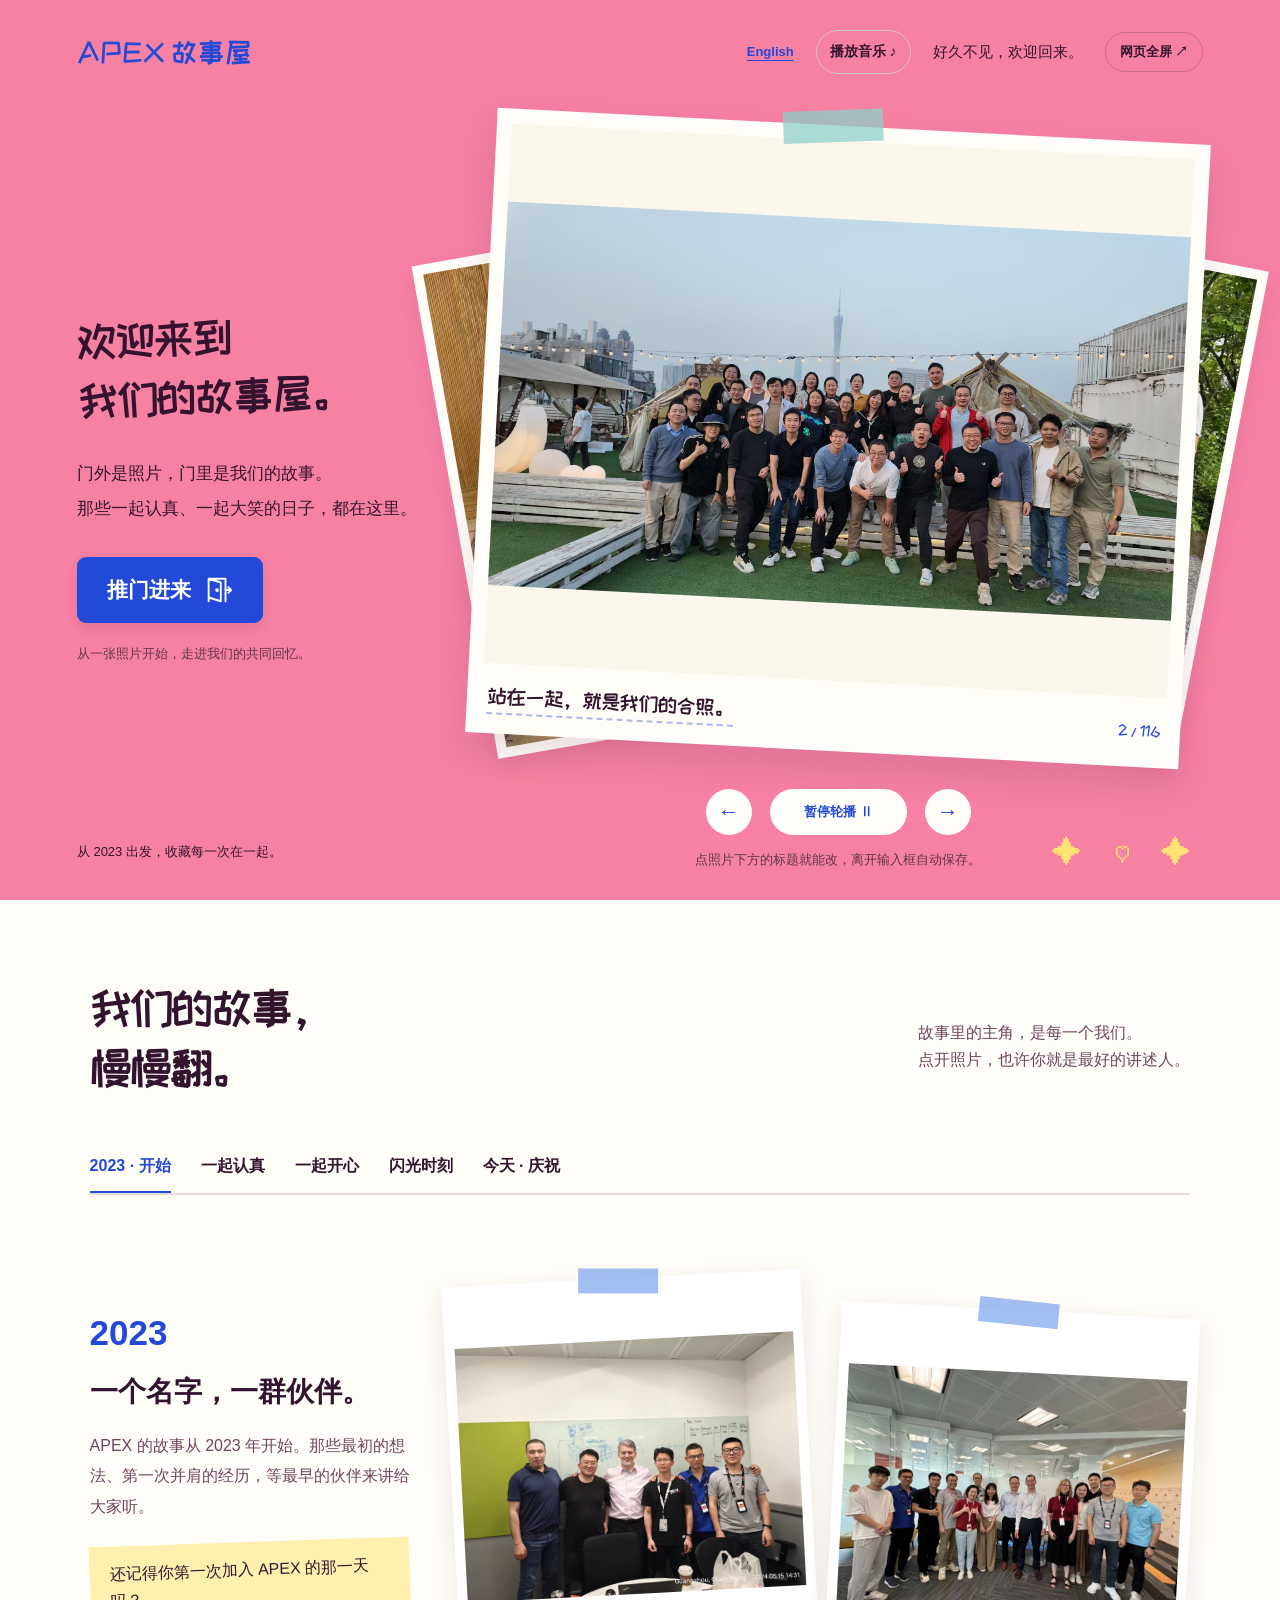
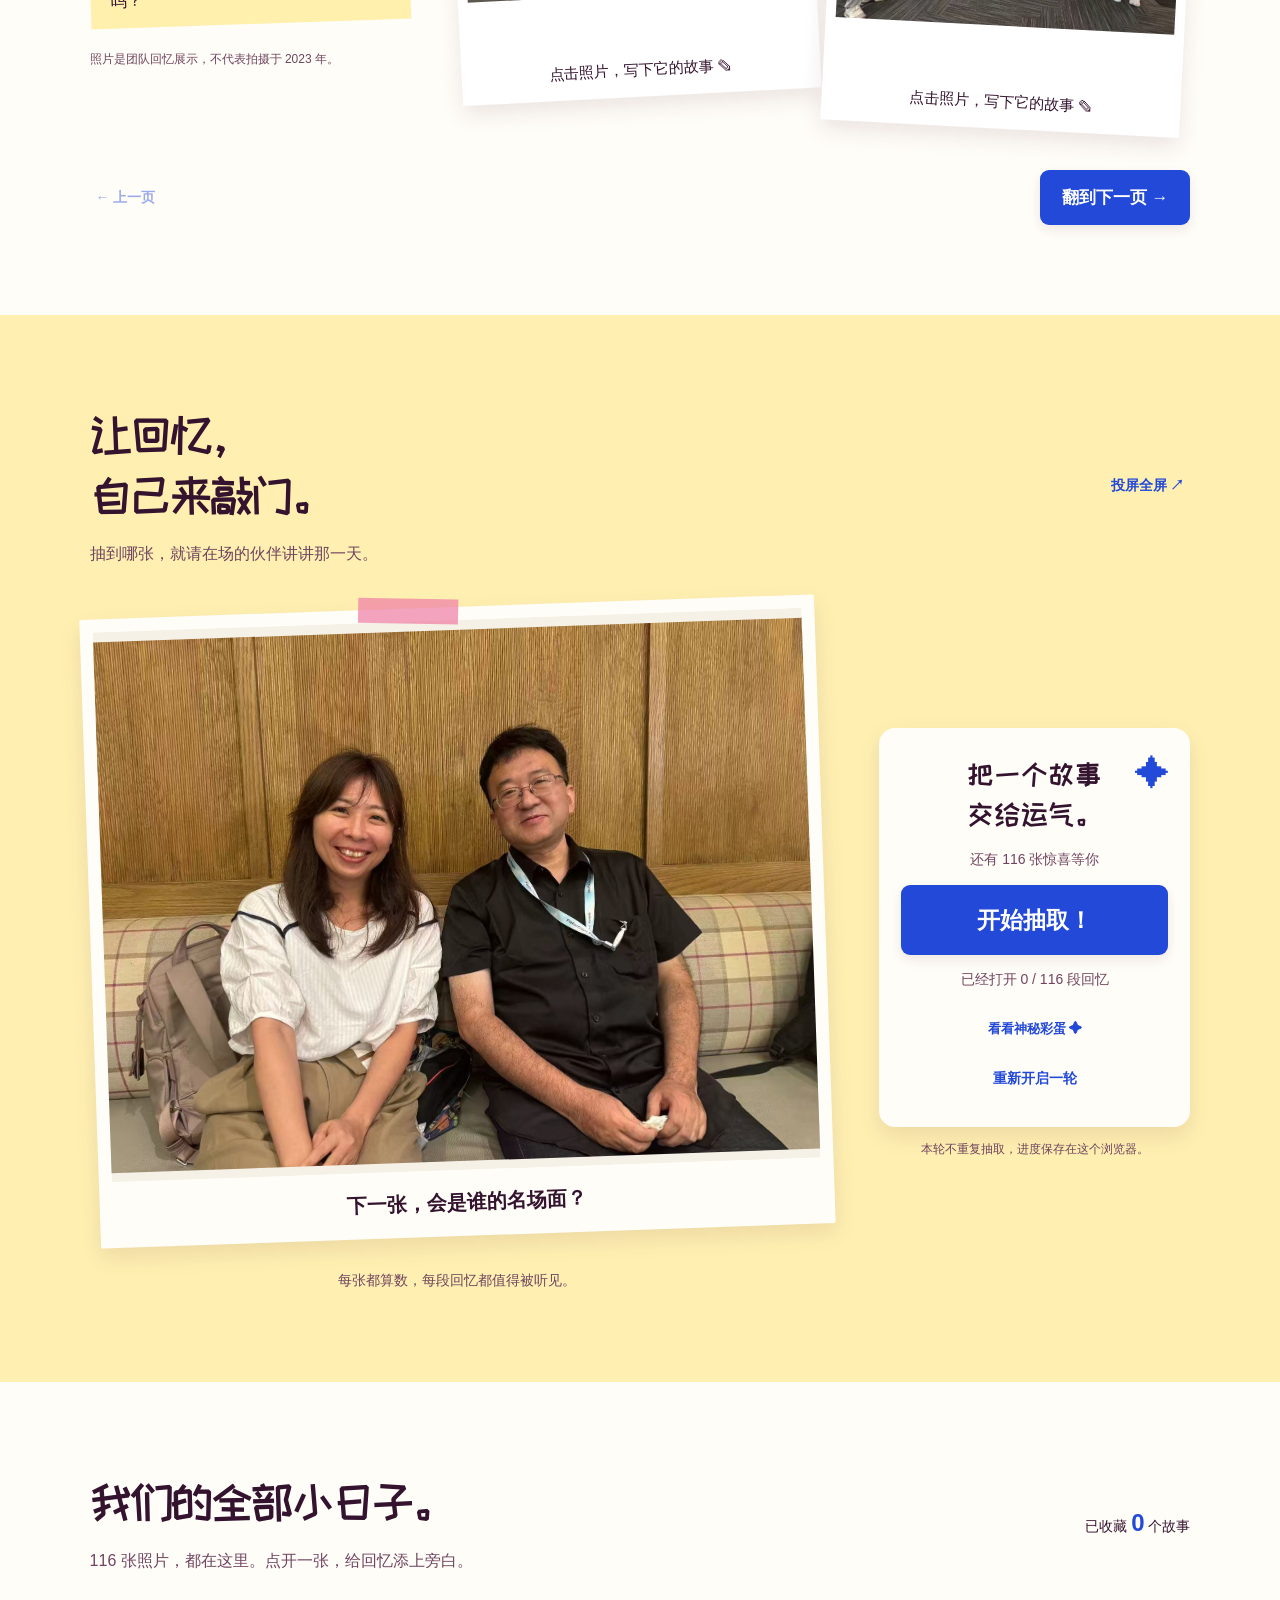
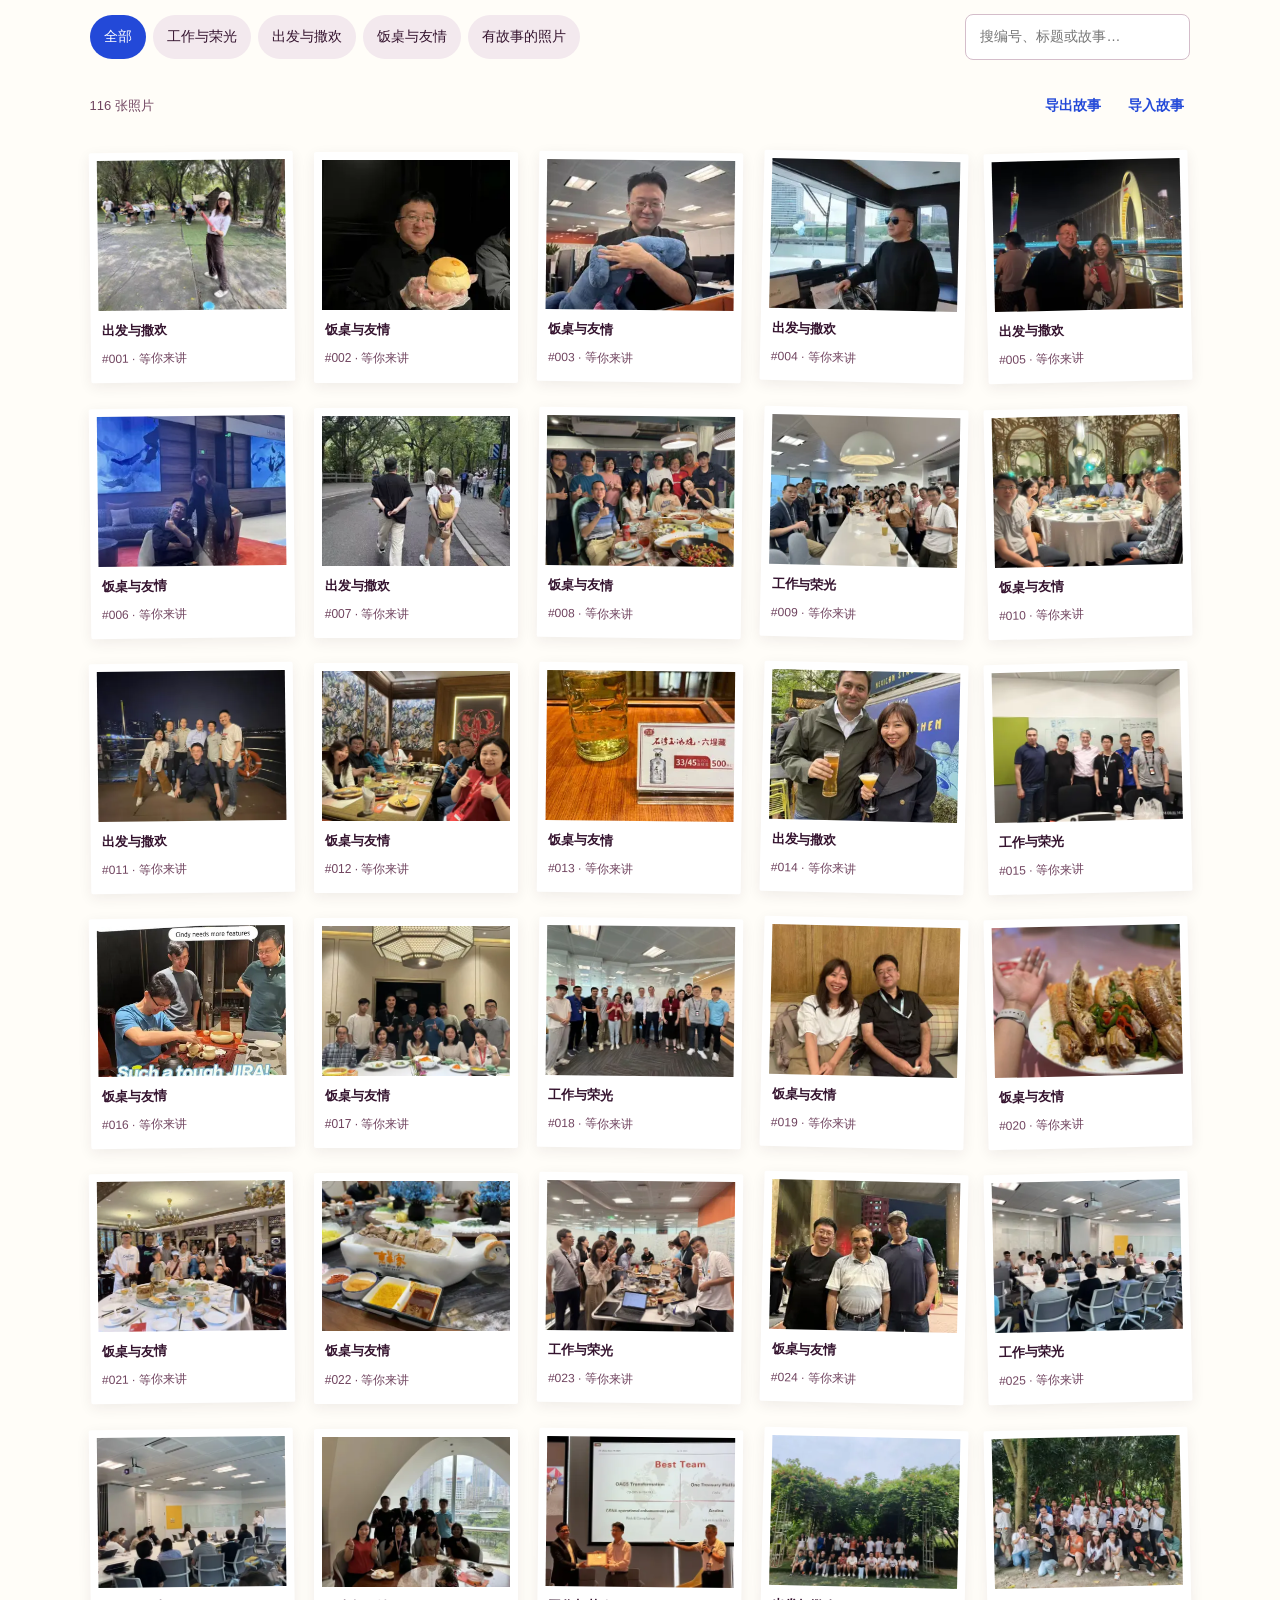
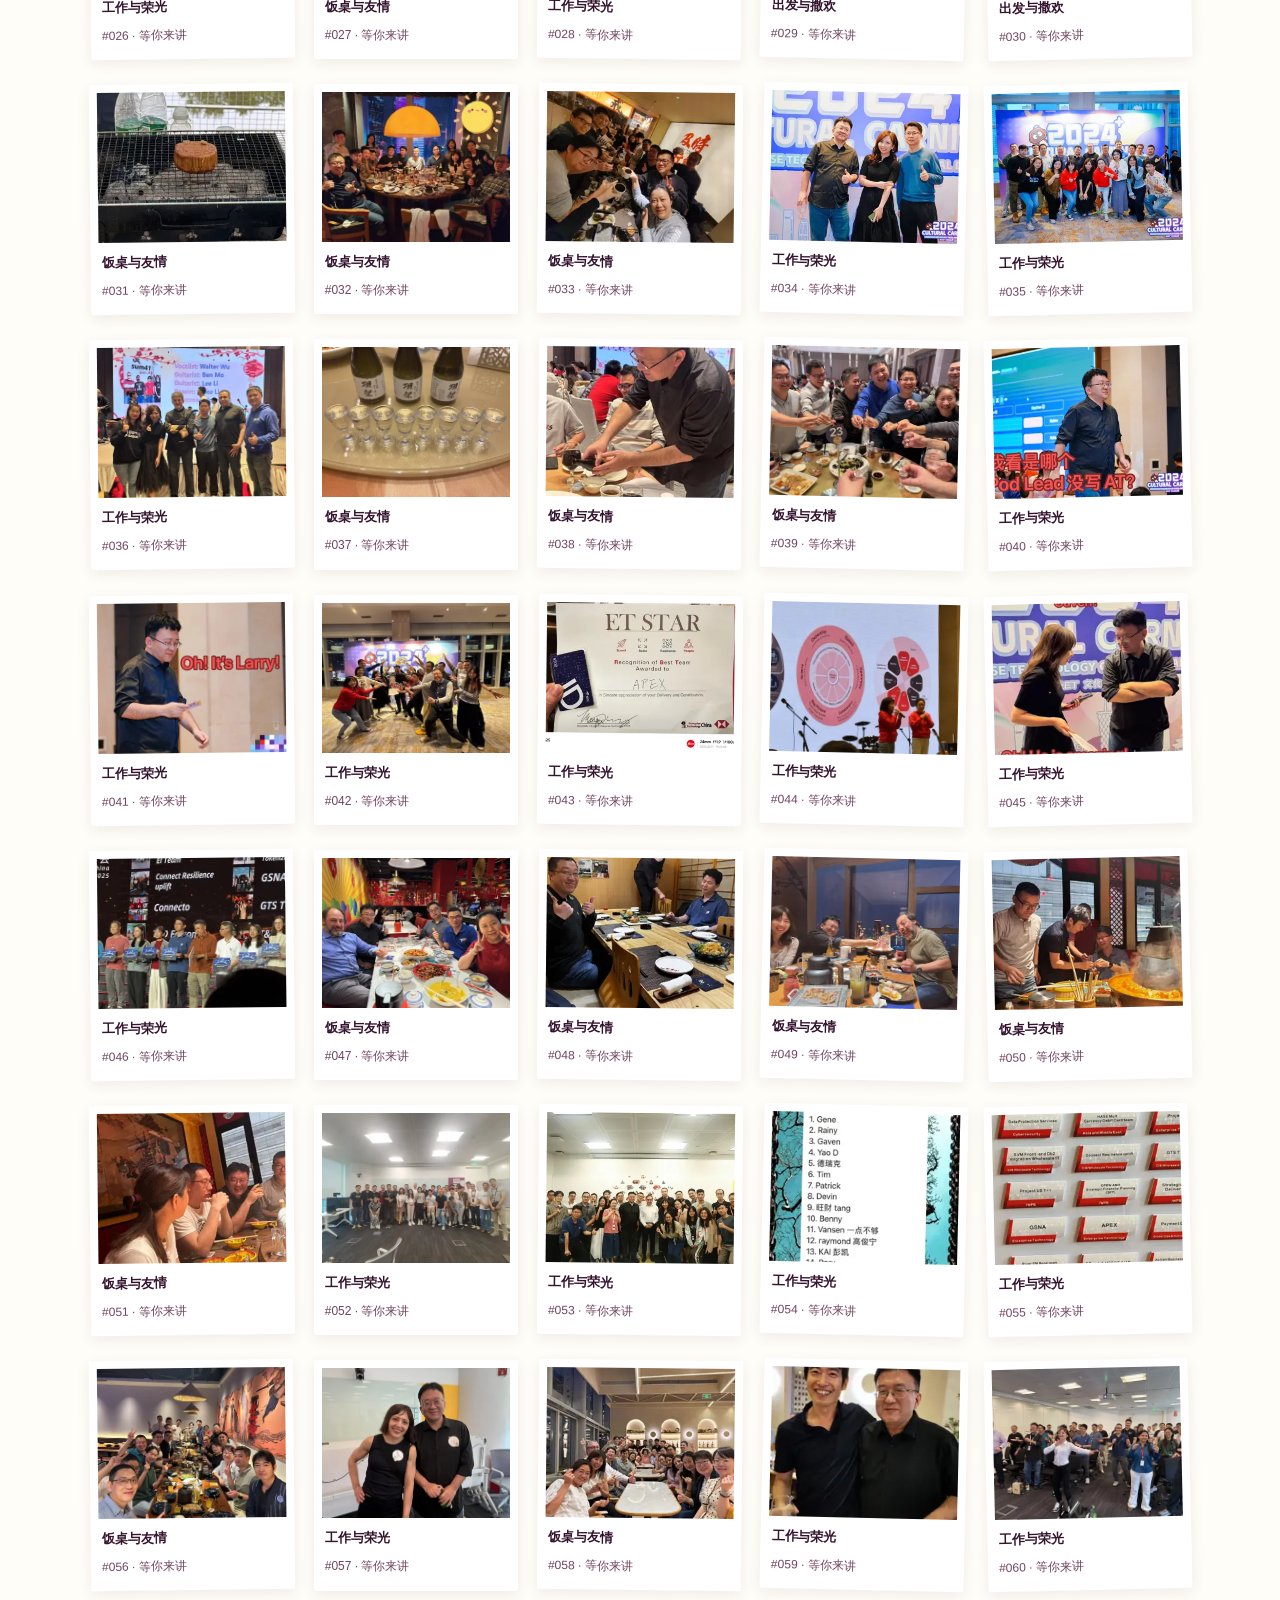
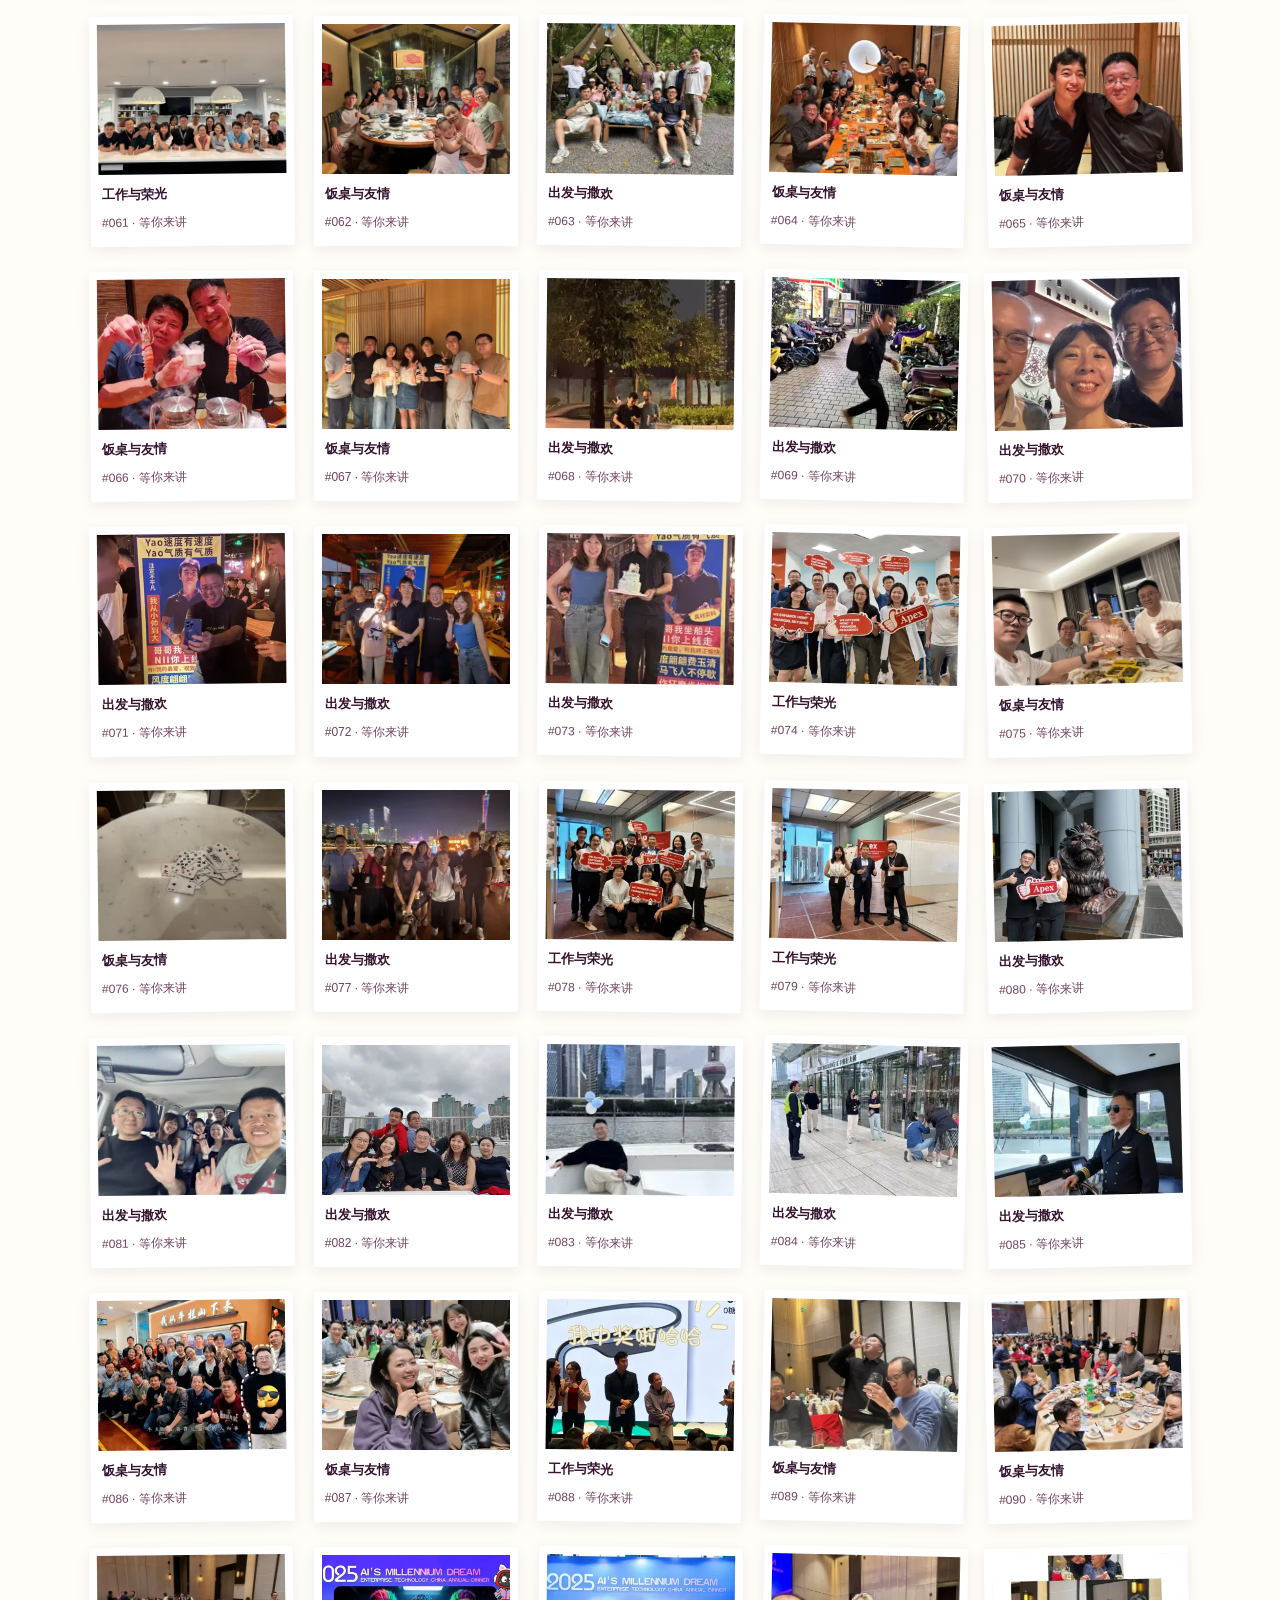
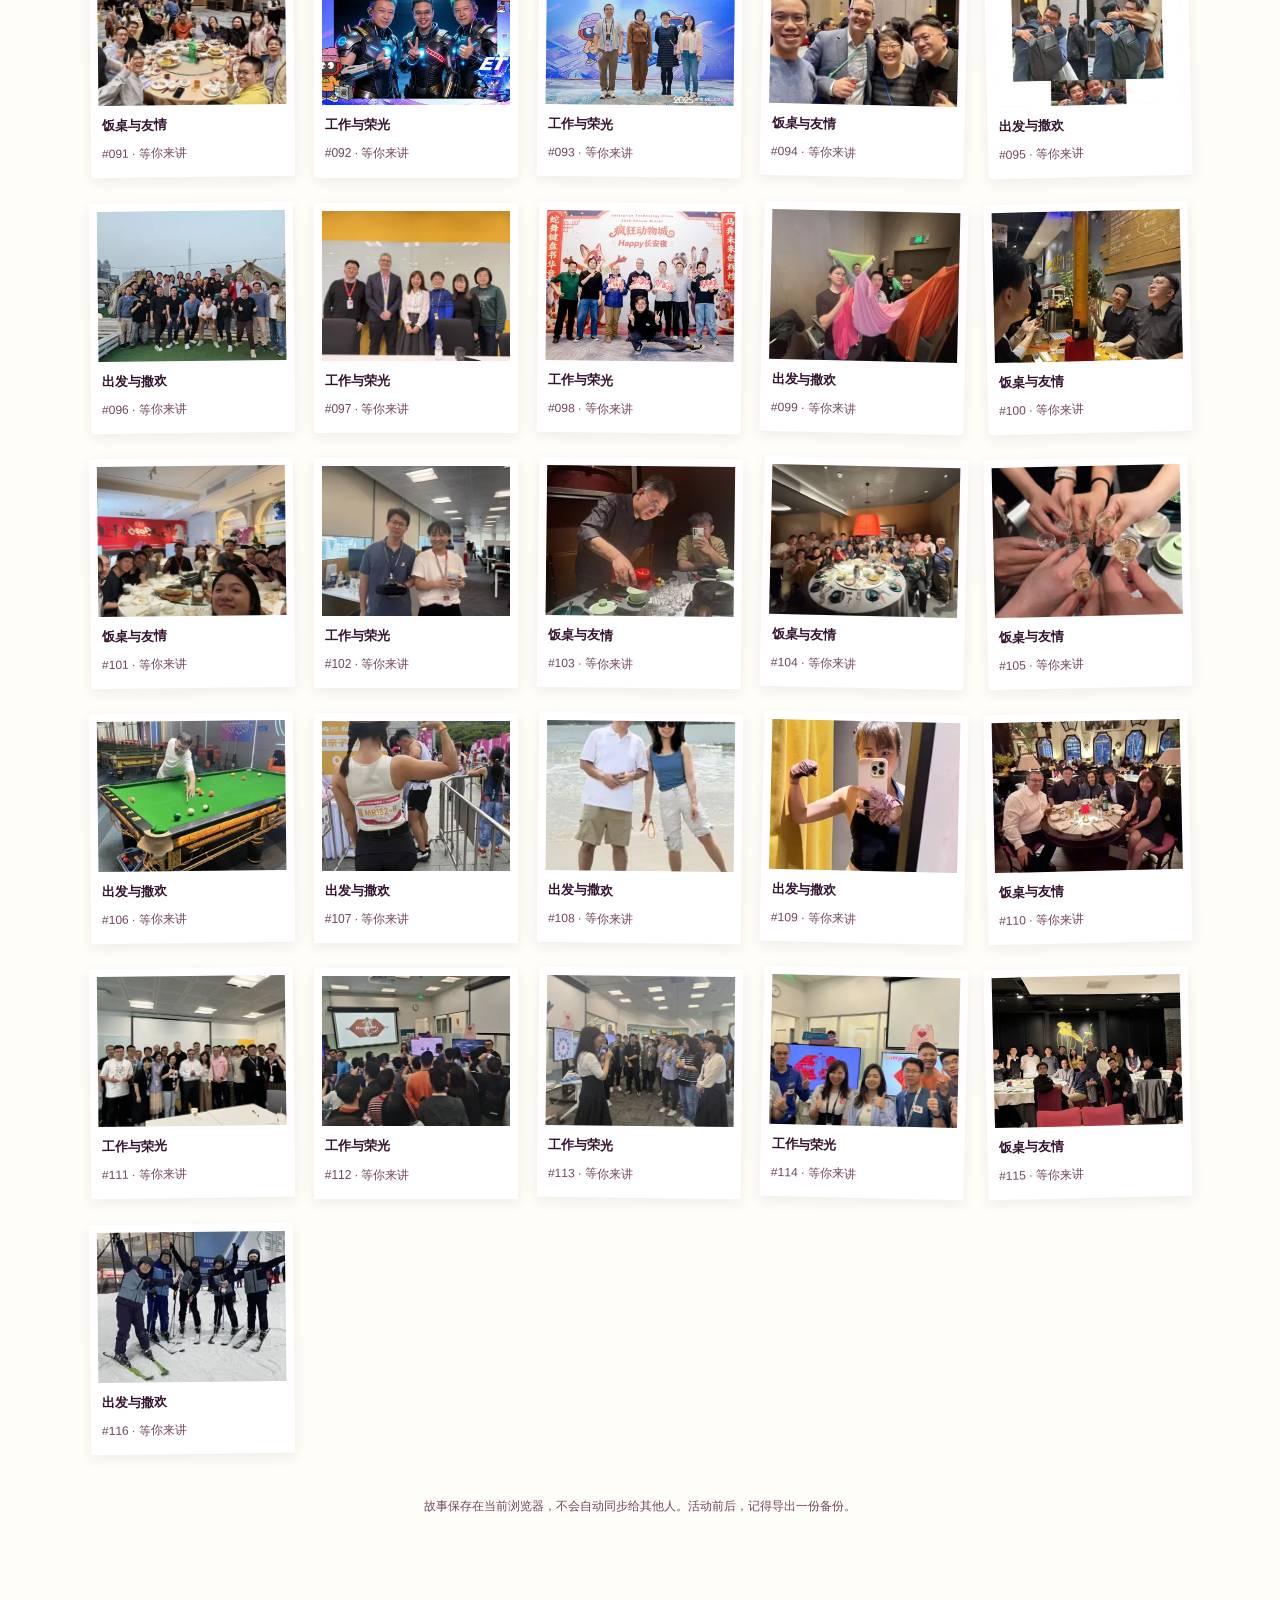
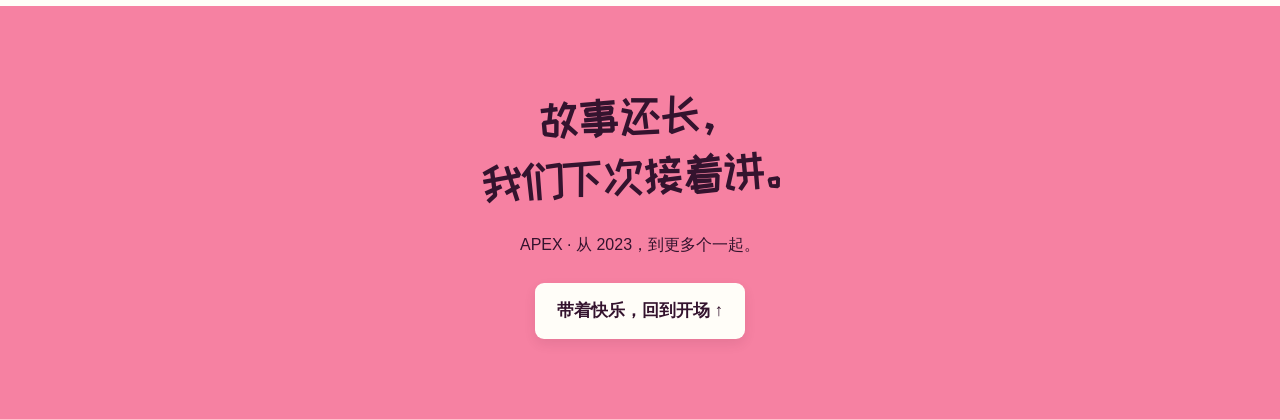
<file: index.html>
<!doctype html><html lang="zh-CN"><head><meta charset="utf-8"><meta name="viewport" content="width=device-width,initial-scale=1"><meta name="theme-color" content="#f681a2"><meta name="description" content="APEX 的庆祝故事屋：从2023出发，一起翻相册、抽回忆、讲故事。"><title>APEX · 今天值得庆祝！</title><link rel="stylesheet" href="style.css?v=bilingual-1"></head><body class="welcome-open">
<section id="welcomeScreen" class="welcome-screen" aria-labelledby="welcomeTitle"><div class="welcome-top"><span>APEX 故事屋</span><div class="welcome-top-actions"><a class="language-link" href="en.html" lang="en" aria-label="Switch to English">English</a><button type="button" class="music" id="welcomeMusicToggle" aria-pressed="false">播放音乐 ♪</button><span>好久不见，欢迎回来。</span><button type="button" class="site-fullscreen" aria-pressed="false">网页全屏 ↗</button></div></div><div class="welcome-layout"><div class="welcome-copy"><h1 id="welcomeTitle">欢迎来到<br><span>我们的故事屋。</span></h1><p>门外是照片，门里是我们的故事。<br>那些一起认真、一起大笑的日子，都在这里。</p><button id="enterHouse" class="button blue enter-house">推门进来 <svg viewBox="0 0 32 32" aria-hidden="true"><path d="M6 28V4h18v24M6 4l13 4v20l-13-4M24 16h6m-3-3 3 3-3 3"/><circle cx="15" cy="16" r="1"/></svg></button><span class="welcome-footnote">从一张照片开始，走进我们的共同回忆。</span></div><div class="welcome-gallery" aria-label="团队照片轮播"><div class="carousel-peek peek-left" aria-hidden="true"><img id="welcomePrevImage" src="assets/photos/063.jpg" alt=""></div><figure class="welcome-polaroid"><span class="welcome-tape" aria-hidden="true"></span><img id="welcomeImage" src="assets/photos/019.jpg" alt="Cindy 和 Tun 的合照"><figcaption><span id="welcomeCaption" contenteditable="plaintext-only" role="textbox" aria-label="编辑当前照片标题" spellcheck="false" title="点击修改标题，离开输入框自动保存">有你们，真好！</span><span id="welcomeNumber">1 / 18</span></figcaption></figure><div class="carousel-peek peek-right" aria-hidden="true"><img id="welcomeNextImage" src="assets/photos/096.jpg" alt=""></div><div class="carousel-controls"><button id="welcomePrev" aria-label="上一张欢迎照片">←</button><button id="welcomePause" aria-pressed="false">暂停轮播 Ⅱ</button><button id="welcomeNext" aria-label="下一张欢迎照片">→</button></div><p class="carousel-hint">点照片下方的标题就能改，离开输入框自动保存。</p></div></div><div class="welcome-bottom"><span>从 2023 出发，收藏每一次在一起。</span><span aria-hidden="true">✦ ♡ ✦</span></div></section><div id="storyHouse" inert aria-hidden="true"><a class="skip" href="#story">跳到故事正文</a><div id="confetti" aria-hidden="true"></div><header><a class="brand" href="#">APEX <span>故事屋</span><svg class="spark" viewBox="0 0 40 40" aria-hidden="true"><path d="M20 2v10m0 16v10M2 20h10m16 0h10M7 7l7 7m12 12 7 7M7 33l7-7m12-12 7-7"/></svg></a><nav aria-label="主导航"><a href="#story">故事开场</a><a href="#lottery">回忆抽签</a><a href="#album">全部照片</a><button id="backOutside">门外相册</button></nav><a class="language-link header-language" href="en.html" lang="en" aria-label="Switch to English">English</a><button type="button" class="site-fullscreen header-fullscreen" aria-pressed="false">网页全屏 ↗</button><button id="musicToggle" class="music" aria-pressed="false">播放音乐 ♪</button></header>
<main><section class="hero"><div class="party-flags" aria-hidden="true"><svg viewBox="0 0 1400 115" preserveAspectRatio="none"><path class="flag-string" d="M-20 0 Q700 135 1420 0"/><path fill="#2349d8" d="M50 12 125 22 80 83Z"/><path fill="#ffe273" d="M200 33 275 42 228 103Z"/><path fill="#fffdf8" d="M350 48 425 54 382 113Z"/><path fill="#85d1ba" d="M510 60 585 64 546 115Z"/><path fill="#2349d8" d="M670 65 745 65 708 115Z"/><path fill="#ffe273" d="M830 62 905 57 873 113Z"/><path fill="#fffdf8" d="M990 50 1065 43 1037 103Z"/><path fill="#85d1ba" d="M1150 31 1225 21 1195 83Z"/><path fill="#2349d8" d="M1300 9 1375 0 1348 62Z"/></svg></div><div class="banner-sprinkles" aria-hidden="true"></div><div class="party-balloon balloon-blue" aria-hidden="true"><span></span></div><div class="party-balloon balloon-yellow" aria-hidden="true"><span></span></div><div class="hero-copy"><h1><span>今天，</span><br><span>值得庆祝！</span></h1><p>从 2023 年的第一步，到每一次并肩的瞬间。<br>今天，把我们的故事再讲一遍。</p><div class="hero-actions"><a class="button blue" href="#story"><span aria-hidden="true">▶</span> 开启回忆之旅</a><a class="button paper" href="#lottery">抽一张，讲个故事 ↗</a></div><div class="cheer-row"><button id="cheerButton" class="cheer-button">给 Cindy & Tun 送上掌声 <span aria-hidden="true">✦</span></button><button id="cheerSoundToggle" class="cheer-sound-toggle" aria-pressed="true">欢呼声：开 ♪</button><span id="cheerCount" aria-live="polite">今天，快乐加倍！</span></div></div><div class="hero-collage spotlight" aria-label="Cindy 和 Tun 的庆祝合照"><button class="polaroid p3 hero-main-photo" onclick="openPhoto(19)"><img src="assets/photos/019.jpg" alt="Cindy 在左、Tun 在右的双人合照"><span class="celebration-sticker" aria-hidden="true">今天的快乐主角！</span><span class="main-photo-caption"><strong>Cindy <i>&</i> Tun</strong><small>有你们，真好！</small></span></button><button id="partyButton" class="star star1" aria-label="撒一把庆祝纸屑"><svg viewBox="0 0 110 110" aria-hidden="true"><path d="M55 5 69 34 103 38 78 63 83 98 55 81 25 98 30 63 6 38 40 34Z"/><ellipse cx="44" cy="51" rx="3.7" ry="6"/><ellipse cx="66" cy="51" rx="3.7" ry="6"/><path d="M47 65q8 9 16 0"/></svg></button><span class="handnote">把掌声送给你们。<br>— APEX ♡</span></div><div class="floating f1" aria-hidden="true">✦</div><div class="floating f2" aria-hidden="true">♡</div></section><div class="ribbon"><strong>一张照片，一个故事。</strong><span>往下翻，回到故事开始的地方 ↓</span></div>
<section id="story" class="story section"><div class="section-top"><h2>我们的故事，<br>慢慢翻。</h2><p>故事里的主角，是每一个我们。<br>点开照片，也许你就是最好的讲述人。</p></div><div class="chapter-tabs" aria-label="故事章节"><button data-chapter="0" aria-current="step">2023 · 开始</button><button data-chapter="1">一起认真</button><button data-chapter="2">一起开心</button><button data-chapter="3">闪光时刻</button><button data-chapter="4">今天 · 庆祝</button></div><div id="chapterContent" class="chapter-content"><div class="chapter-copy"><span id="chapterYear" class="year"></span><h3 id="chapterTitle"></h3><p id="chapterText"></p><blockquote id="chapterQuestion"></blockquote><small id="chapterNote"></small></div><div id="chapterImages" class="chapter-images"></div></div><div class="chapter-controls"><button id="chapterPrev" class="text-button">← 上一页</button><button id="chapterNext" class="button blue">翻到下一页 →</button></div></section>
<section id="lottery" class="lottery section"><div class="section-top"><div><h2>让回忆，<br>自己来敲门。</h2><p>抽到哪张，就请在场的伙伴讲讲那一天。</p></div><div class="projection-tools"><small id="imageQuality" aria-live="polite"></small><button id="photoFit" class="text-button" aria-pressed="false" hidden>铺满屏幕</button><button id="fullscreen" class="text-button">投屏全屏 ↗</button></div></div><div class="draw-layout"><div class="draw-left"><div id="drawStage" class="draw-stage polaroid" role="button" tabindex="0" aria-label="打开当前照片大图和故事"><img id="drawImage" src="assets/photos/019.jpg" alt="当前抽取的团队回忆照片"><div id="drawEgg" hidden><span class="egg-stamp">隐藏款！</span><div class="egg-codes"><figure><img src="assets/qr-sunny.jpg" alt="Sunny 的微信收款码"><figcaption>Sunny 的快乐基金</figcaption></figure><figure><img src="assets/qr-fish.jpg" alt="Pepper 的微信收款码"><figcaption>Pepper 的快乐基金</figcaption></figure></div></div><h3 id="drawTitle" aria-live="polite">下一张，会是谁的名场面？</h3></div><p class="draw-hint">每张都算数，每段回忆都值得被听见。</p></div><div class="draw-right"><div class="ticket"><span class="ticket-star" aria-hidden="true">✦</span><h3>把一个故事<br>交给运气。</h3><p id="remaining">116 张惊喜等你</p><button id="drawBtn" class="button blue draw-button">开始抽取！</button><p id="drawCount" aria-live="polite">已经打开 0 / 116 段回忆</p><button id="previewEgg" class="text-button egg-preview">看看神秘彩蛋 ✦</button><button id="resetDraw" class="text-button">重新开启一轮</button></div><div id="drawResult" class="result" hidden><strong>话筒交给记得这一天的人。</strong><p id="drawPrompt"></p><button id="tellStory" class="text-button">把故事写下来 ↗</button></div><p class="storage-note">本轮不重复抽取，进度保存在这个浏览器。</p></div></div></section>
<section id="album" class="album section"><div class="section-top"><div><h2>我们的全部小日子。</h2><p>116 张照片，都在这里。点开一张，给回忆添上旁白。</p></div><span class="story-count">已收藏 <b id="savedCount">0</b> 个故事</span></div><div class="album-toolbar"><div class="filters" aria-label="相册筛选"><button data-filter="全部" aria-pressed="true">全部</button><button data-filter="工作与荣光" aria-pressed="false">工作与荣光</button><button data-filter="出发与撒欢" aria-pressed="false">出发与撒欢</button><button data-filter="饭桌与友情" aria-pressed="false">饭桌与友情</button><button data-filter="有故事" aria-pressed="false">有故事的照片</button></div><label class="search"><span class="sr-only">搜索编号或故事</span><input id="search" type="search" placeholder="搜编号、标题或故事…"></label></div><div class="album-meta"><span id="photoCount">照片正在就位…</span><div><button id="exportStories" class="text-button">导出故事</button><button id="importStories" class="text-button">导入故事</button><input id="importFile" type="file" accept="application/json,.json" hidden></div></div><div id="grid" class="photo-grid"></div><p id="empty" hidden>这里还没有照片。换个筛选，或给一张照片写下故事吧。</p><p class="backup-note">故事保存在当前浏览器，不会自动同步给其他人。活动前后，记得导出一份备份。</p></section>
<footer><h2>故事还长，<br>我们下次接着讲。</h2><p>APEX · 从 2023，到更多个一起。</p><a href="#" class="button paper">带着快乐，回到开场 ↑</a></footer></main></div>
<dialog id="photoDialog" aria-labelledby="detailTitle"><button id="closePhoto" class="close" aria-label="关闭照片">×</button><div class="detail-layout"><div class="detail-media"><img id="detailImage" src="assets/photos/019.jpg" alt=""><div class="photo-nav"><button id="prevPhoto" class="text-button">← 上一张</button><button id="nextPhoto" class="text-button">下一张 →</button></div><small id="qualityNote" hidden>这张原图尺寸较小，保留它，是为了保留这段回忆。</small></div><div class="detail-story"><p id="detailNumber"></p><h2 id="detailTitle">这张照片，你还记得吗？</h2><p id="storyPrompt"></p><label for="storyTitle">照片标题（修改后自动保存）</label><input id="storyTitle" maxlength="80" placeholder="比如：那次笑到停不下来的团建"><label for="storyText">那一天发生了什么？</label><textarea id="storyText" maxlength="5000" rows="7" placeholder="什么时候、在哪里，谁在场？当时最好笑或最难忘的是什么？"></textarea><button id="saveStory" class="button blue">收藏这段回忆</button><p id="saveStatus" role="status"></p><small>文字保存在当前浏览器。可在相册中导出备份。</small></div></div></dialog>
<dialog id="eggDialog" aria-labelledby="eggTitle"><div class="egg-paper"><span class="egg-kicker">APEX 故事屋 · 快乐入场券</span><h2 id="eggTitle">等等，故事屋还有门票？！</h2><p id="eggText">扫码解锁我们的故事，快乐基金随意打赏。<br>两位收款嘉宾，已经准备就绪。</p><div class="egg-codes"><figure><img src="assets/qr-sunny.jpg" alt="Sunny 的微信收款码"><figcaption>Sunny 的快乐基金</figcaption></figure><figure><img src="assets/qr-fish.jpg" alt="Pepper 的微信收款码"><figcaption>Pepper 的快乐基金</figcaption></figure></div><p class="egg-joke">扫码和打赏，都随你开心。</p><div class="egg-actions"><button id="eggUnlock" class="button blue">已扫码，放我进去 →</button><button id="eggSkip" class="text-button">先欠着，直接进屋 ↗</button></div></div></dialog><dialog id="resetDialog" aria-labelledby="resetTitle" class="reset-dialog"><h2 id="resetTitle">再开一轮回忆？</h2><p>只清空抽签进度，已经写好的故事会保留。</p><div><button id="cancelReset" class="button paper">继续这一轮</button><button id="confirmReset" class="button blue">开启新一轮</button></div></dialog><div id="toast" role="status"></div><audio id="cheerSound" src="assets/cheer.mp3" preload="auto"></audio><audio id="music" src="assets/celebration.mp3?v=2" loop preload="metadata"></audio><script src="photos-data.js?v=bilingual-1" defer></script><script src="app.js?v=bilingual-1" defer></script></body></html>
</file>
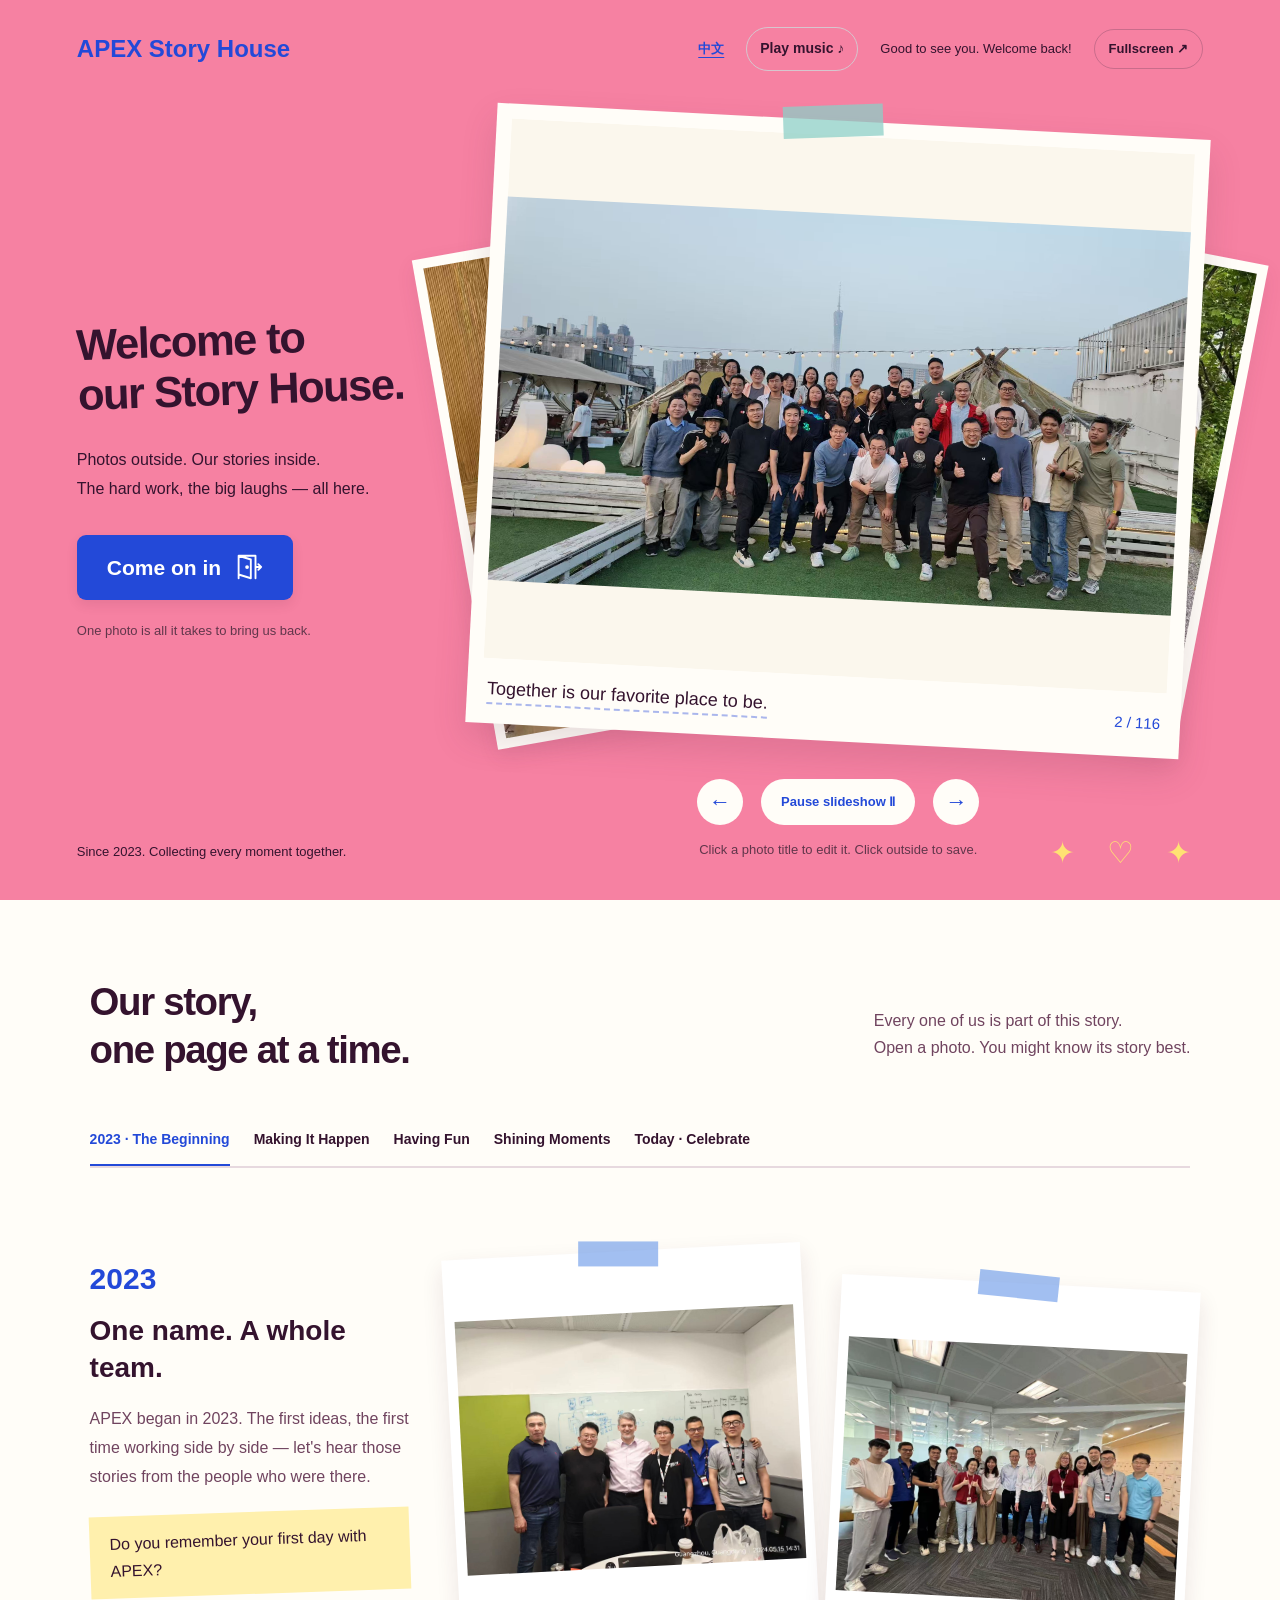
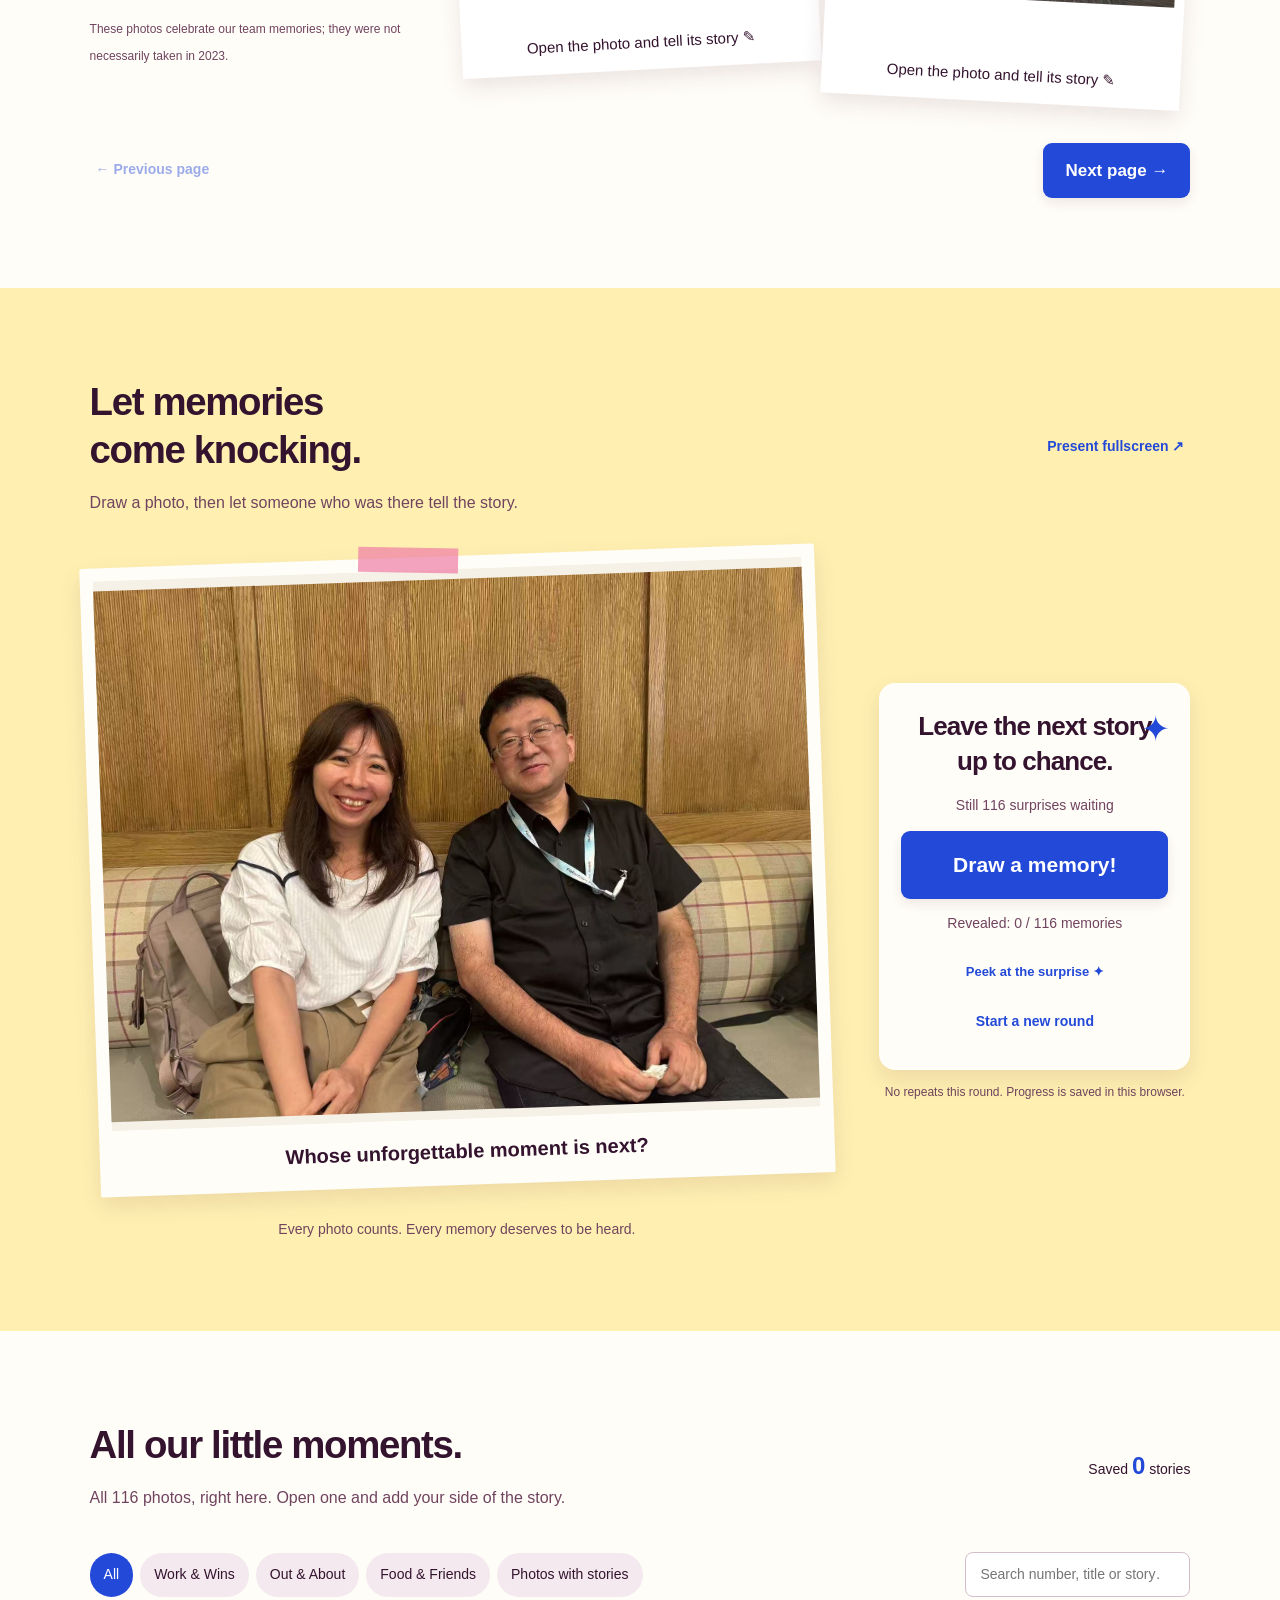
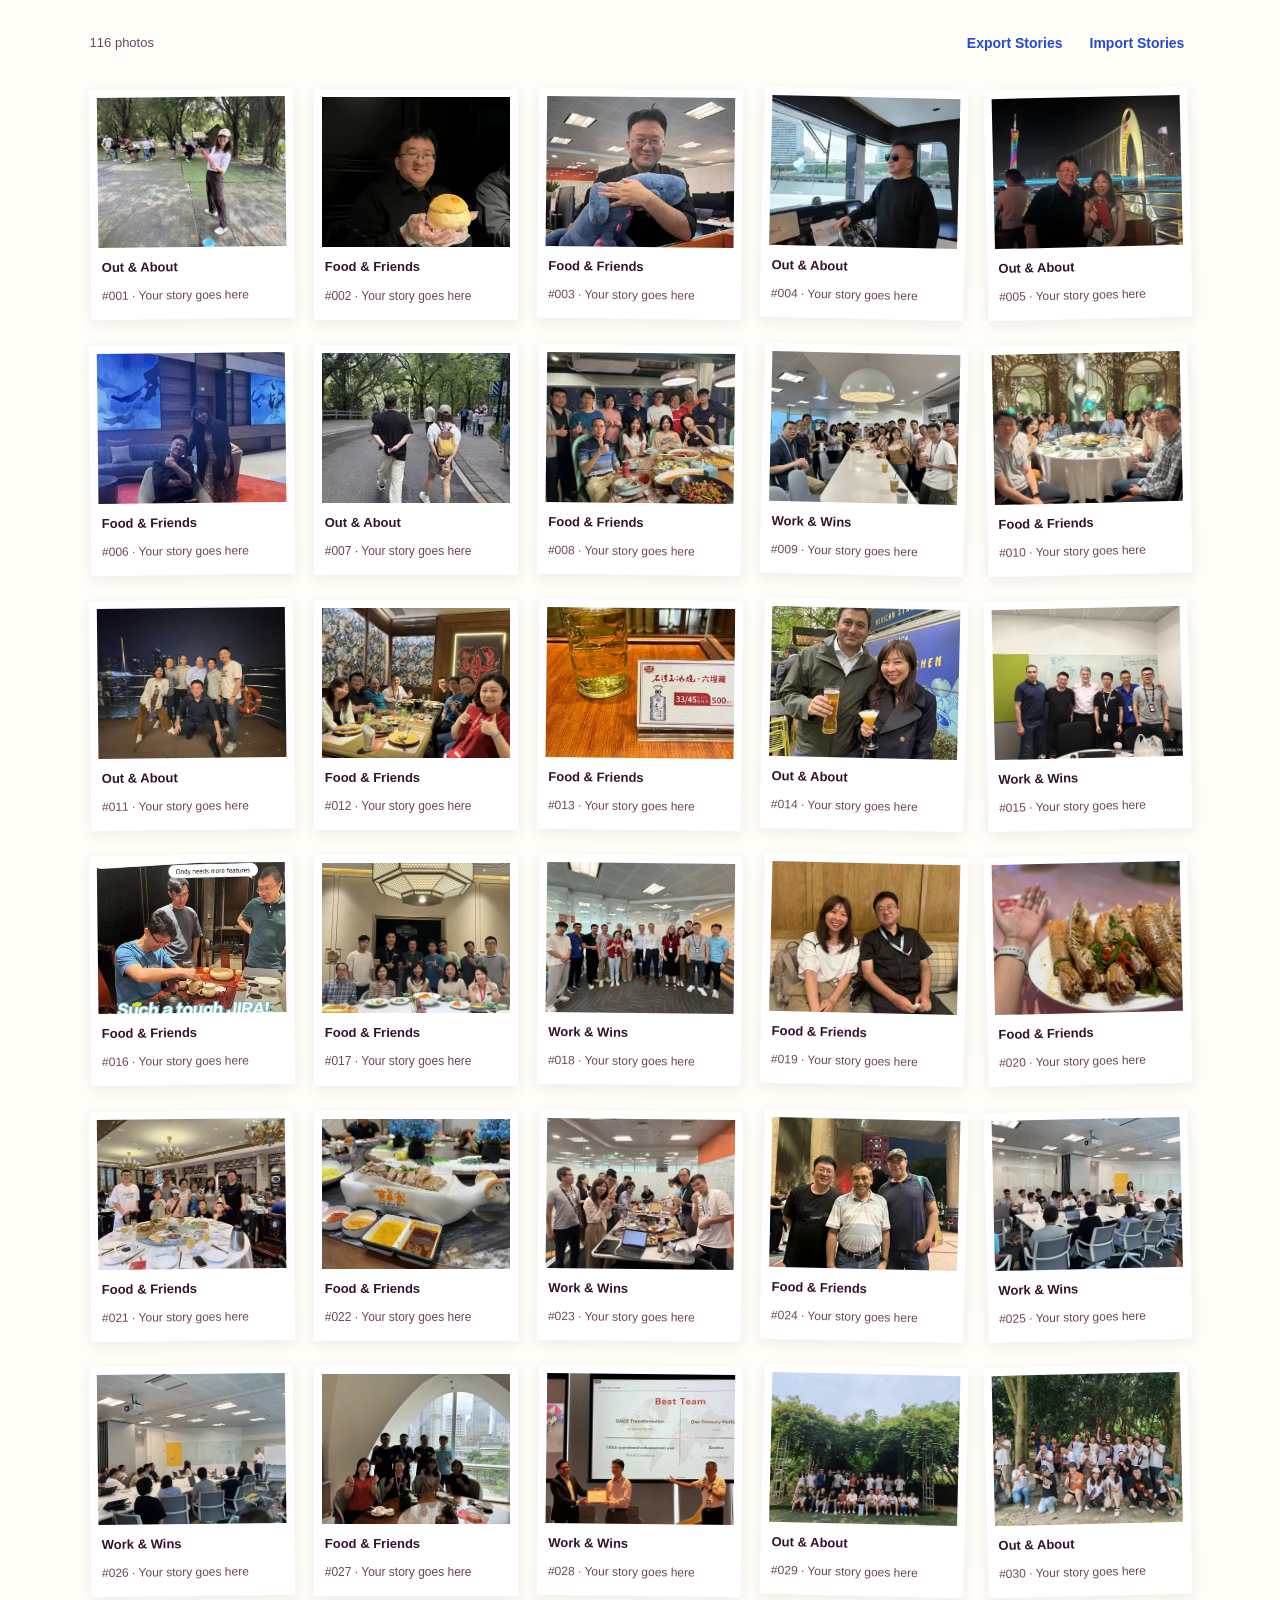
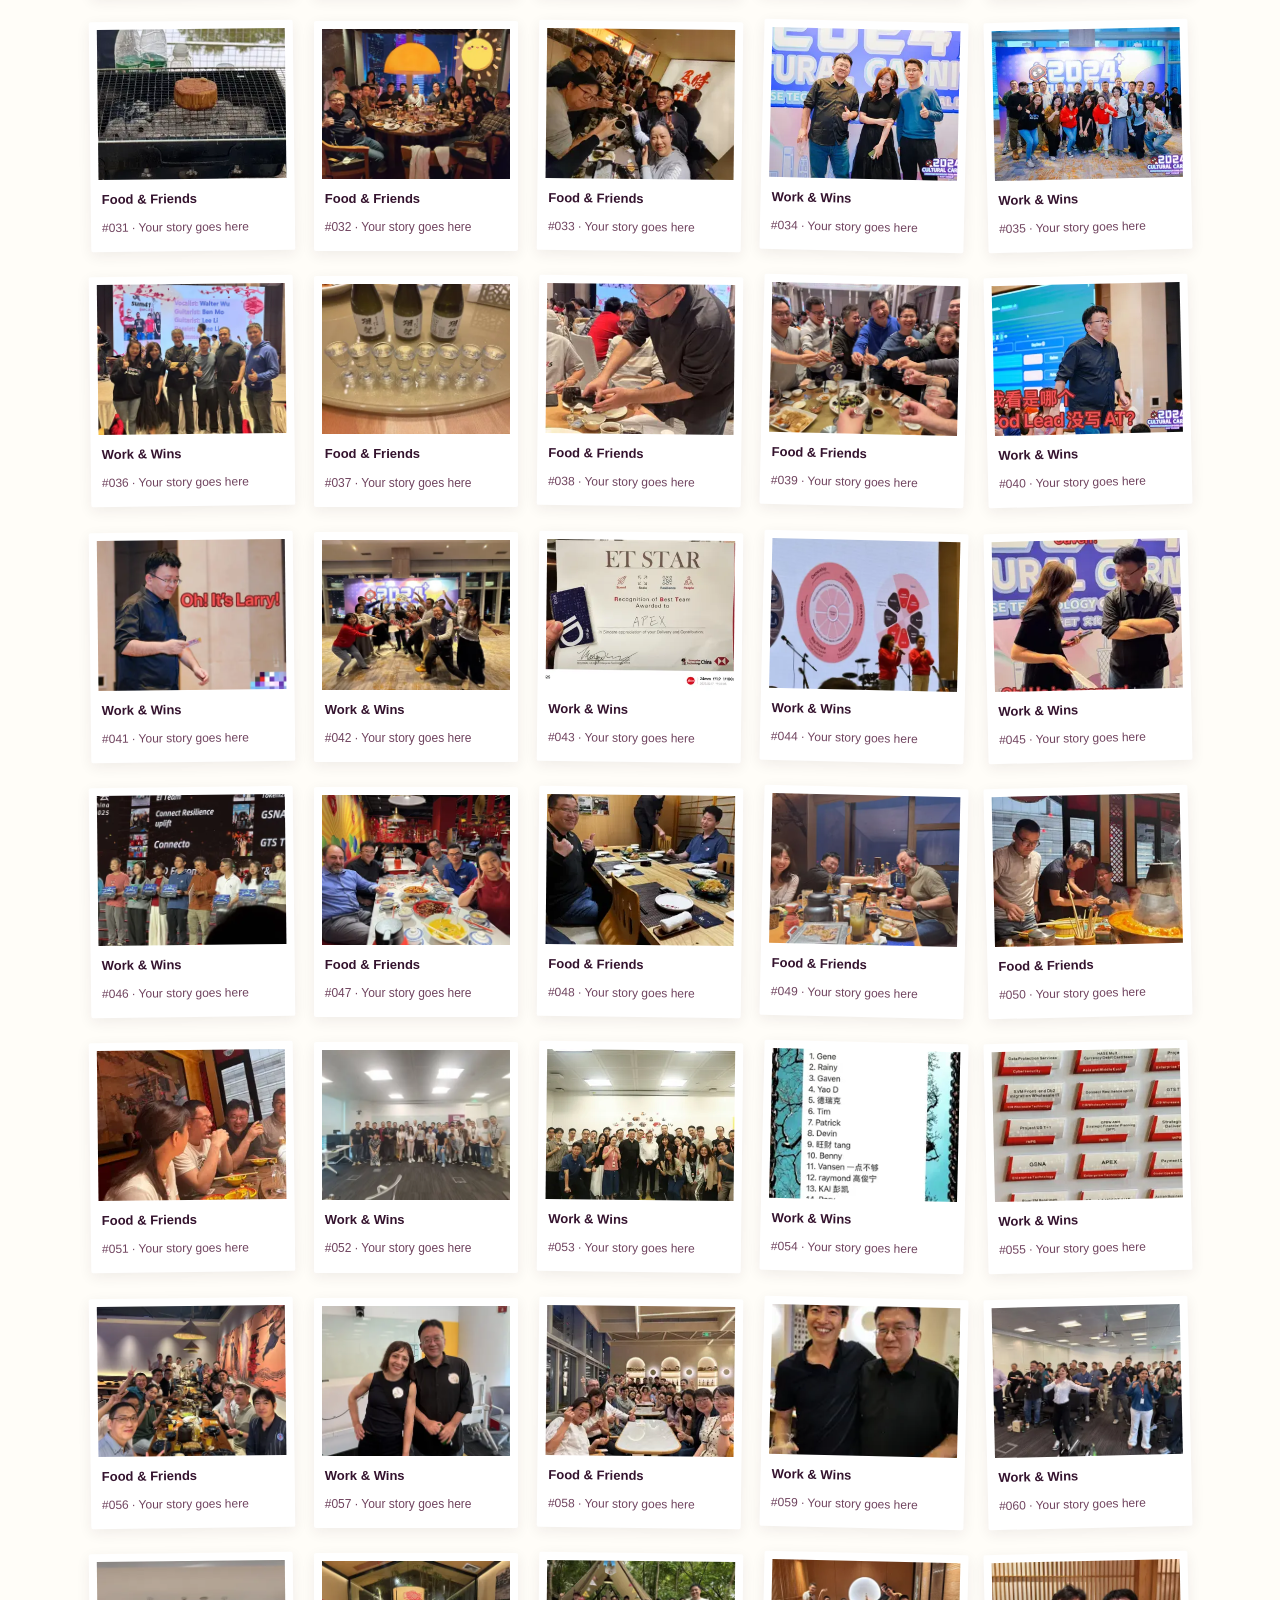
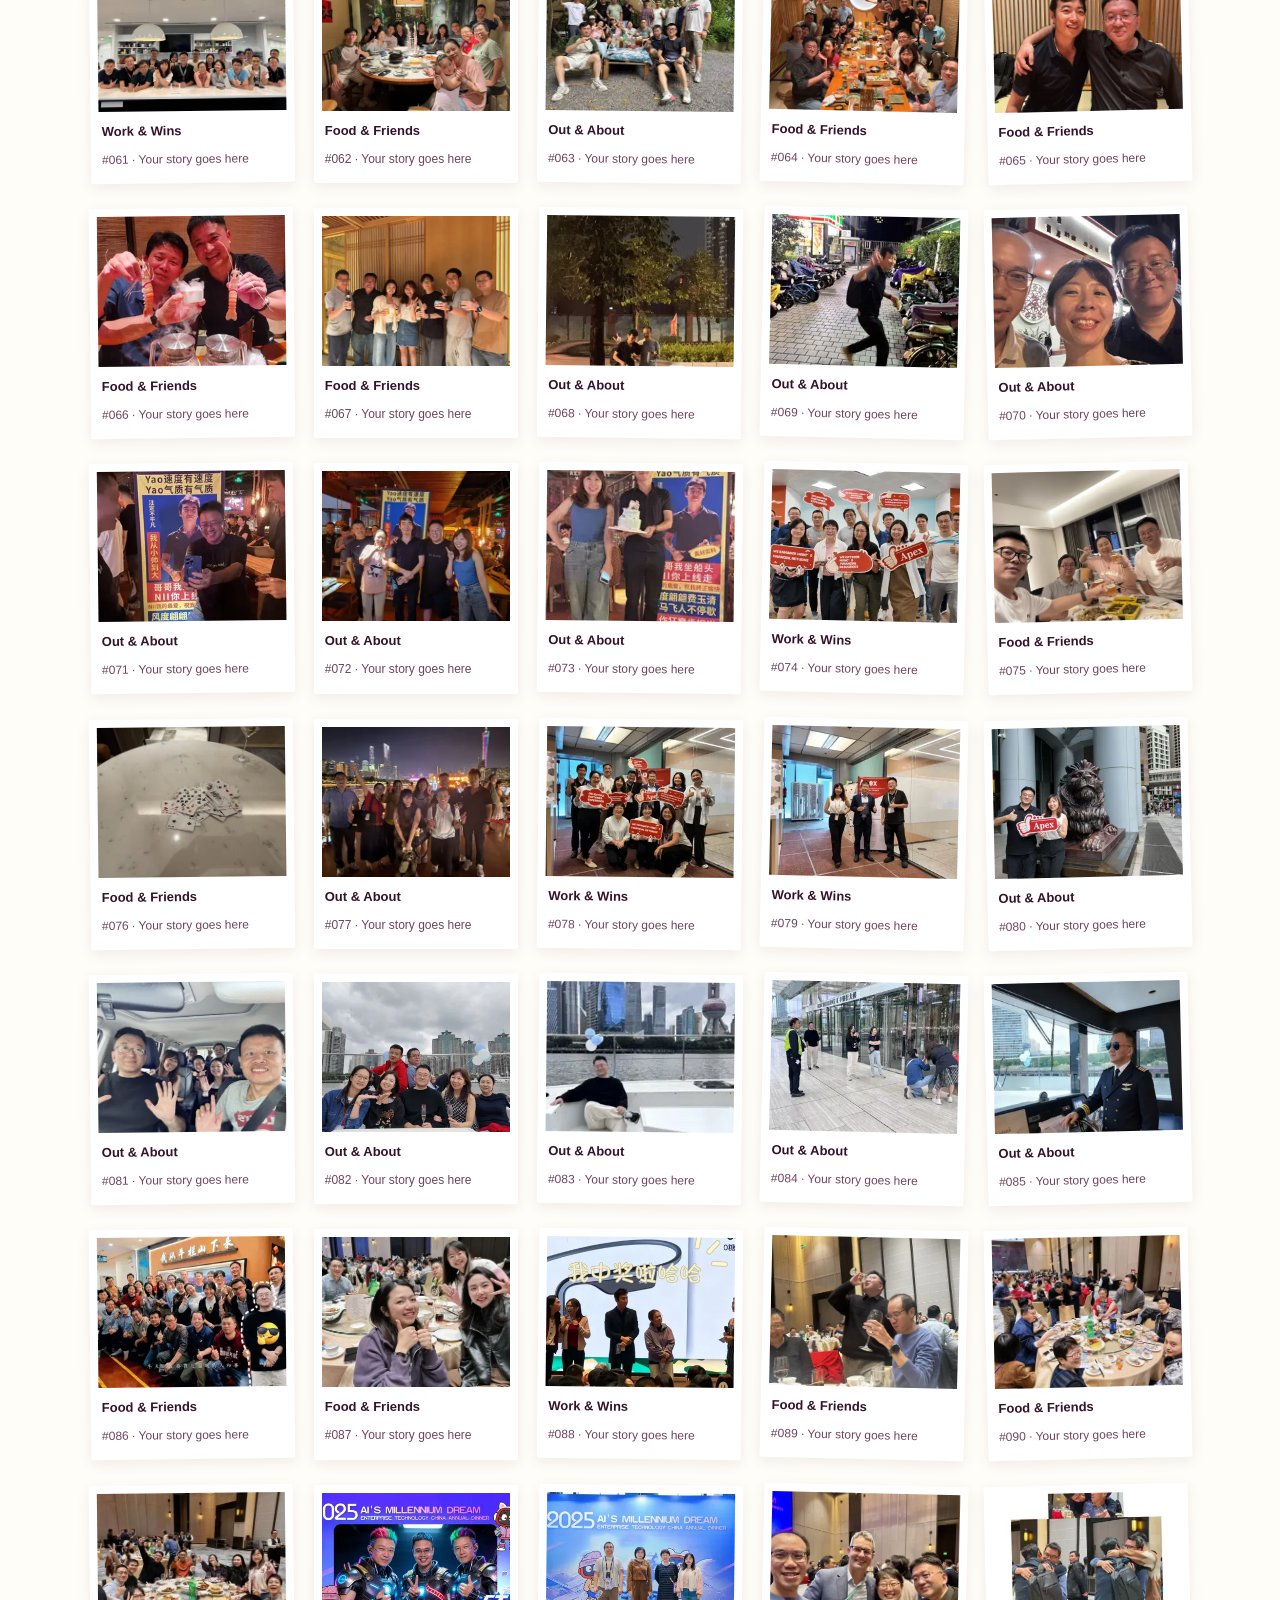
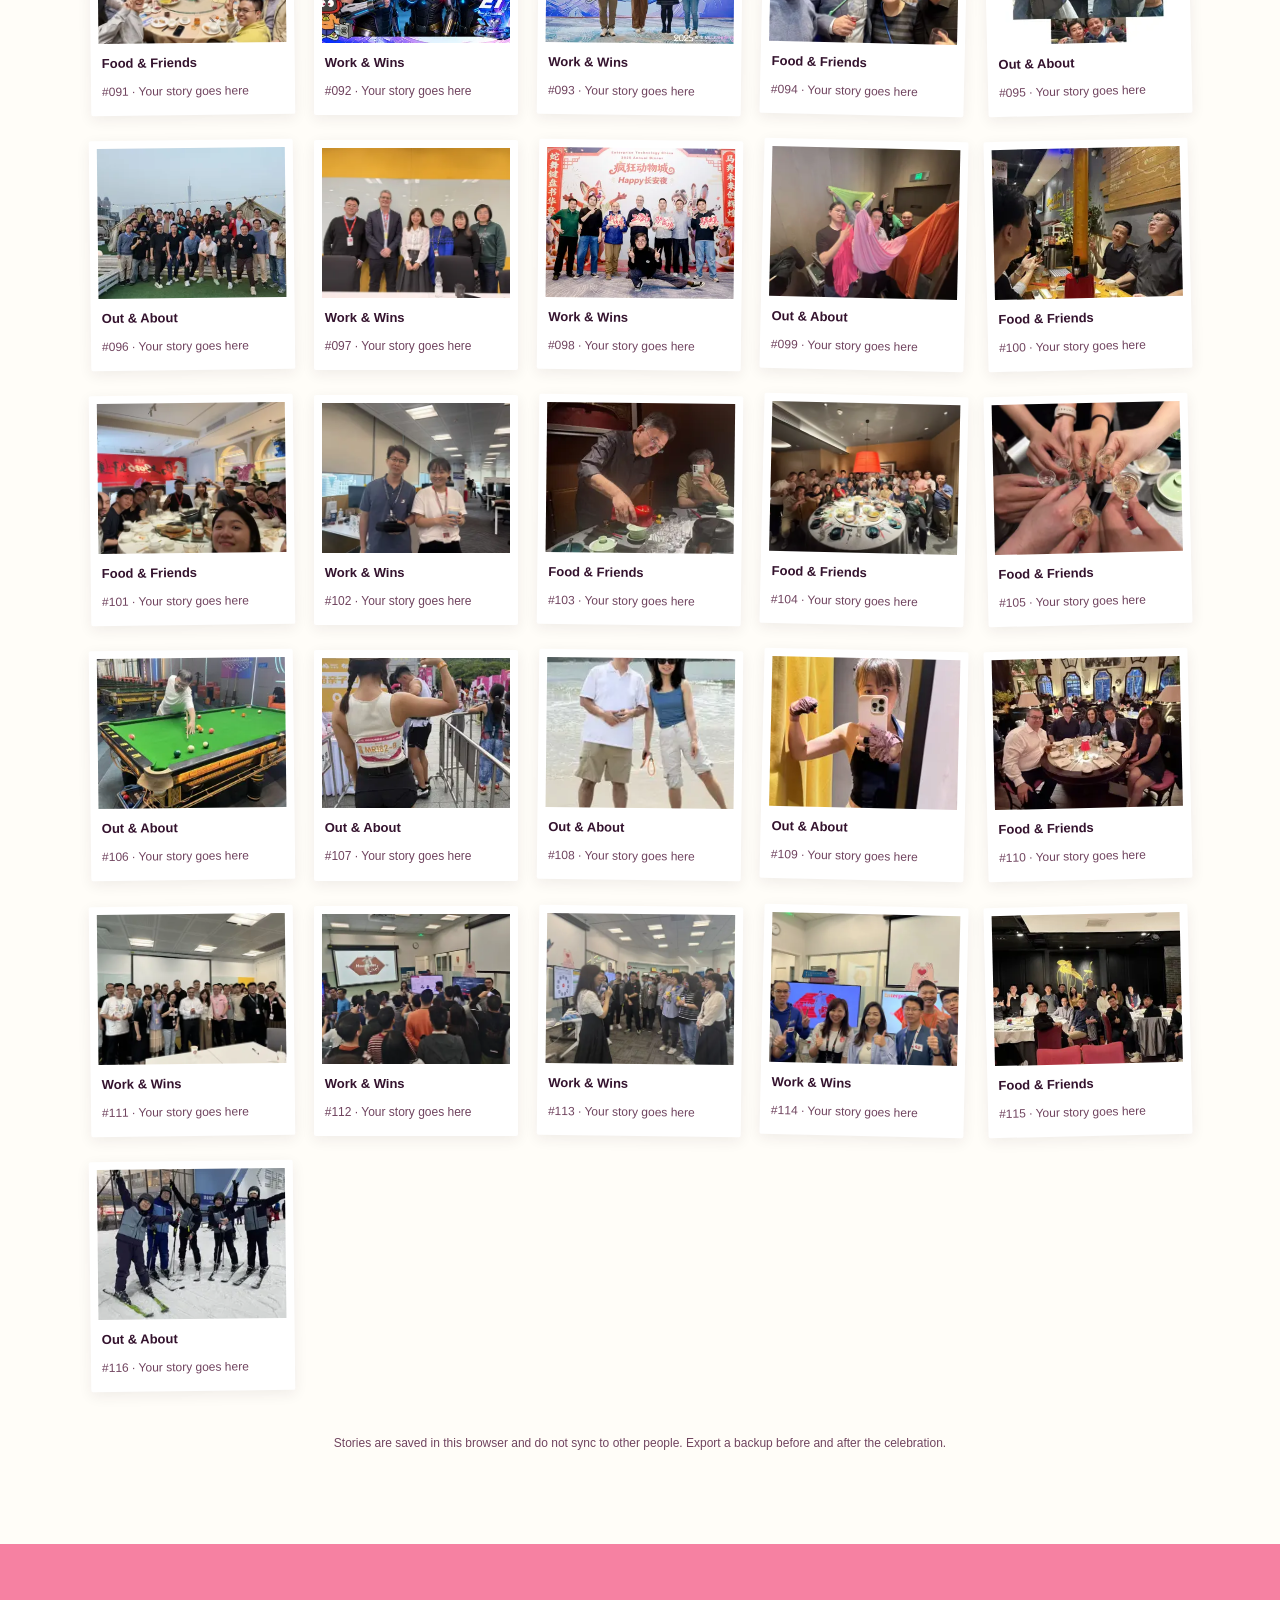
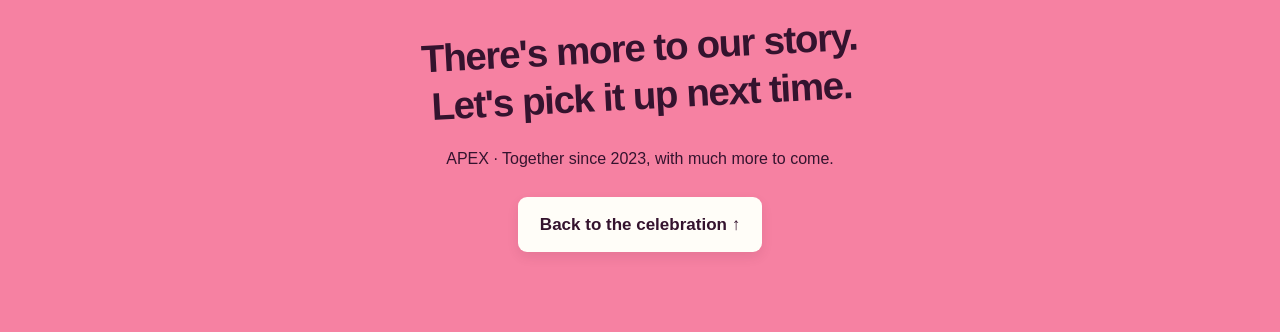
<file: en.html>
<!doctype html><html lang="en"><head><meta charset="utf-8"><meta name="viewport" content="width=device-width,initial-scale=1"><meta name="theme-color" content="#f681a2"><meta name="description" content="The APEX Story House: celebrating our journey since 2023, one photo and one shared memory at a time."><title>APEX · Let's Celebrate!</title><link rel="stylesheet" href="style.css?v=bilingual-1"></head><body class="welcome-open">
<section id="welcomeScreen" class="welcome-screen" aria-labelledby="welcomeTitle"><div class="welcome-top"><span>APEX Story House</span><div class="welcome-top-actions"><a class="language-link" href="index.html" lang="zh-CN" aria-label="切换到中文">中文</a><button type="button" class="music" id="welcomeMusicToggle" aria-pressed="false">Play music ♪</button><span>Good to see you. Welcome back!</span><button type="button" class="site-fullscreen" aria-pressed="false">Fullscreen ↗</button></div></div><div class="welcome-layout"><div class="welcome-copy"><h1 id="welcomeTitle">Welcome to<br><span>our Story House.</span></h1><p>Photos outside. Our stories inside.<br>The hard work, the big laughs — all here.</p><button id="enterHouse" class="button blue enter-house">Come on in <svg viewBox="0 0 32 32" aria-hidden="true"><path d="M6 28V4h18v24M6 4l13 4v20l-13-4M24 16h6m-3-3 3 3-3 3"/><circle cx="15" cy="16" r="1"/></svg></button><span class="welcome-footnote">One photo is all it takes to bring us back.</span></div><div class="welcome-gallery" aria-label="Team photo carousel"><div class="carousel-peek peek-left" aria-hidden="true"><img id="welcomePrevImage" src="assets/photos/063.jpg" alt=""></div><figure class="welcome-polaroid"><span class="welcome-tape" aria-hidden="true"></span><img id="welcomeImage" src="assets/photos/019.jpg" alt="Cindy and Tun together"><figcaption><span id="welcomeCaption" contenteditable="plaintext-only" role="textbox" aria-label="Edit this photo's title" spellcheck="false" title="Click to edit. Click outside to save automatically.">So glad we have you!</span><span id="welcomeNumber">1 / 18</span></figcaption></figure><div class="carousel-peek peek-right" aria-hidden="true"><img id="welcomeNextImage" src="assets/photos/096.jpg" alt=""></div><div class="carousel-controls"><button id="welcomePrev" aria-label="Previous welcome photo">←</button><button id="welcomePause" aria-pressed="false">Pause slideshow Ⅱ</button><button id="welcomeNext" aria-label="Next welcome photo">→</button></div><p class="carousel-hint">Click a photo title to edit it. Click outside to save.</p></div></div><div class="welcome-bottom"><span>Since 2023. Collecting every moment together.</span><span aria-hidden="true">✦ ♡ ✦</span></div></section><div id="storyHouse" inert aria-hidden="true"><a class="skip" href="#story">Skip to our story</a><div id="confetti" aria-hidden="true"></div><header><a class="brand" href="#">APEX <span>Story House</span><svg class="spark" viewBox="0 0 40 40" aria-hidden="true"><path d="M20 2v10m0 16v10M2 20h10m16 0h10M7 7l7 7m12 12 7 7M7 33l7-7m12-12 7-7"/></svg></a><nav aria-label="Main navigation"><a href="#story">Our Story</a><a href="#lottery">Memory Draw</a><a href="#album">All Photos</a><button id="backOutside">Back Outside</button></nav><a class="language-link header-language" href="index.html" lang="zh-CN" aria-label="切换到中文">中文</a><button type="button" class="site-fullscreen header-fullscreen" aria-pressed="false">Fullscreen ↗</button><button id="musicToggle" class="music" aria-pressed="false">Play music ♪</button></header>
<main><section class="hero"><div class="party-flags" aria-hidden="true"><svg viewBox="0 0 1400 115" preserveAspectRatio="none"><path class="flag-string" d="M-20 0 Q700 135 1420 0"/><path fill="#2349d8" d="M50 12 125 22 80 83Z"/><path fill="#ffe273" d="M200 33 275 42 228 103Z"/><path fill="#fffdf8" d="M350 48 425 54 382 113Z"/><path fill="#85d1ba" d="M510 60 585 64 546 115Z"/><path fill="#2349d8" d="M670 65 745 65 708 115Z"/><path fill="#ffe273" d="M830 62 905 57 873 113Z"/><path fill="#fffdf8" d="M990 50 1065 43 1037 103Z"/><path fill="#85d1ba" d="M1150 31 1225 21 1195 83Z"/><path fill="#2349d8" d="M1300 9 1375 0 1348 62Z"/></svg></div><div class="banner-sprinkles" aria-hidden="true"></div><div class="party-balloon balloon-blue" aria-hidden="true"><span></span></div><div class="party-balloon balloon-yellow" aria-hidden="true"><span></span></div><div class="hero-copy"><h1><span>Today,</span><br><span>let's celebrate!</span></h1><p>From our first steps in 2023 to every moment side by side.<br>Today, let's tell our story all over again.</p><div class="hero-actions"><a class="button blue" href="#story"><span aria-hidden="true">▶</span> Start the journey</a><a class="button paper" href="#lottery">Pick a photo. Tell a story ↗</a></div><div class="cheer-row"><button id="cheerButton" class="cheer-button">A big cheer for Cindy & Tun <span aria-hidden="true">✦</span></button><button id="cheerSoundToggle" class="cheer-sound-toggle" aria-pressed="true">Cheers: on ♪</button><span id="cheerCount" aria-live="polite">Double the joy today!</span></div></div><div class="hero-collage spotlight" aria-label="Celebrating Cindy and Tun"><button class="polaroid p3 hero-main-photo" onclick="openPhoto(19)"><img src="assets/photos/019.jpg" alt="Cindy on the left, Tun on the right"><span class="celebration-sticker" aria-hidden="true">Our stars of the day!</span><span class="main-photo-caption"><strong>Cindy <i>&</i> Tun</strong><small>So glad we have you!</small></span></button><button id="partyButton" class="star star1" aria-label="Throw some confetti"><svg viewBox="0 0 110 110" aria-hidden="true"><path d="M55 5 69 34 103 38 78 63 83 98 55 81 25 98 30 63 6 38 40 34Z"/><ellipse cx="44" cy="51" rx="3.7" ry="6"/><ellipse cx="66" cy="51" rx="3.7" ry="6"/><path d="M47 65q8 9 16 0"/></svg></button><span class="handnote">This round of applause is for you.<br>— APEX ♡</span></div><div class="floating f1" aria-hidden="true">✦</div><div class="floating f2" aria-hidden="true">♡</div></section><div class="ribbon"><strong>One photo. One story.</strong><span>Scroll down to where it all began ↓</span></div>
<section id="story" class="story section"><div class="section-top"><h2>Our story,<br>one page at a time.</h2><p>Every one of us is part of this story.<br>Open a photo. You might know its story best.</p></div><div class="chapter-tabs" aria-label="Story chapters"><button data-chapter="0" aria-current="step">2023 · The Beginning</button><button data-chapter="1">Making It Happen</button><button data-chapter="2">Having Fun</button><button data-chapter="3">Shining Moments</button><button data-chapter="4">Today · Celebrate</button></div><div id="chapterContent" class="chapter-content"><div class="chapter-copy"><span id="chapterYear" class="year"></span><h3 id="chapterTitle"></h3><p id="chapterText"></p><blockquote id="chapterQuestion"></blockquote><small id="chapterNote"></small></div><div id="chapterImages" class="chapter-images"></div></div><div class="chapter-controls"><button id="chapterPrev" class="text-button">← Previous page</button><button id="chapterNext" class="button blue">Next page →</button></div></section>
<section id="lottery" class="lottery section"><div class="section-top"><div><h2>Let memories<br>come knocking.</h2><p>Draw a photo, then let someone who was there tell the story.</p></div><div class="projection-tools"><small id="imageQuality" aria-live="polite"></small><button id="photoFit" class="text-button" aria-pressed="false" hidden>Fill screen</button><button id="fullscreen" class="text-button">Present fullscreen ↗</button></div></div><div class="draw-layout"><div class="draw-left"><div id="drawStage" class="draw-stage polaroid" role="button" tabindex="0" aria-label="Open this photo and its story"><img id="drawImage" src="assets/photos/019.jpg" alt="The current memory photo"><div id="drawEgg" hidden><span class="egg-stamp">Surprise!</span><div class="egg-codes"><figure><img src="assets/qr-sunny.jpg" alt="Sunny's WeChat payment QR code"><figcaption>Sunny's Happy Fund</figcaption></figure><figure><img src="assets/qr-fish.jpg" alt="Pepper's WeChat payment QR code"><figcaption>Pepper's Happy Fund</figcaption></figure></div></div><h3 id="drawTitle" aria-live="polite">Whose unforgettable moment is next?</h3></div><p class="draw-hint">Every photo counts. Every memory deserves to be heard.</p></div><div class="draw-right"><div class="ticket"><span class="ticket-star" aria-hidden="true">✦</span><h3>Leave the next story<br>up to chance.</h3><p id="remaining">116 surprises are waiting</p><button id="drawBtn" class="button blue draw-button">Draw a memory!</button><p id="drawCount" aria-live="polite">0 / 116 memories revealed</p><button id="previewEgg" class="text-button egg-preview">Peek at the surprise ✦</button><button id="resetDraw" class="text-button">Start a new round</button></div><div id="drawResult" class="result" hidden><strong>Pass the mic to someone who remembers.</strong><p id="drawPrompt"></p><button id="tellStory" class="text-button">Write the story ↗</button></div><p class="storage-note">No repeats this round. Progress is saved in this browser.</p></div></div></section>
<section id="album" class="album section"><div class="section-top"><div><h2>All our little moments.</h2><p>All 116 photos, right here. Open one and add your side of the story.</p></div><span class="story-count">Saved <b id="savedCount">0</b> stories</span></div><div class="album-toolbar"><div class="filters" aria-label="Photo filters"><button data-filter="All" aria-pressed="true">All</button><button data-filter="Work & Wins" aria-pressed="false">Work & Wins</button><button data-filter="Out & About" aria-pressed="false">Out & About</button><button data-filter="Food & Friends" aria-pressed="false">Food & Friends</button><button data-filter="With a Story" aria-pressed="false">Photos with stories</button></div><label class="search"><span class="sr-only">Search by number or story</span><input id="search" type="search" placeholder="Search number, title or story…"></label></div><div class="album-meta"><span id="photoCount">Getting the photos ready…</span><div><button id="exportStories" class="text-button">Export Stories</button><button id="importStories" class="text-button">Import Stories</button><input id="importFile" type="file" accept="application/json,.json" hidden></div></div><div id="grid" class="photo-grid"></div><p id="empty" hidden>No photos here yet. Try another filter, or add a story to a photo.</p><p class="backup-note">Stories are saved in this browser and do not sync to other people. Export a backup before and after the celebration.</p></section>
<footer><h2>There's more to our story.<br>Let's pick it up next time.</h2><p>APEX · Together since 2023, with much more to come.</p><a href="#" class="button paper">Back to the celebration ↑</a></footer></main></div>
<dialog id="photoDialog" aria-labelledby="detailTitle"><button id="closePhoto" class="close" aria-label="Close photo">×</button><div class="detail-layout"><div class="detail-media"><img id="detailImage" src="assets/photos/019.jpg" alt=""><div class="photo-nav"><button id="prevPhoto" class="text-button">← Previous</button><button id="nextPhoto" class="text-button">Next →</button></div><small id="qualityNote" hidden>This original is small. We kept it because the memory matters.</small></div><div class="detail-story"><p id="detailNumber"></p><h2 id="detailTitle">Remember this moment?</h2><p id="storyPrompt"></p><label for="storyTitle">Photo title (saved automatically)</label><input id="storyTitle" maxlength="80" placeholder="For example: That team day we couldn't stop laughing"><label for="storyText">What happened that day?</label><textarea id="storyText" maxlength="5000" rows="7" placeholder="When, where, and who was there? What made it funny or unforgettable?"></textarea><button id="saveStory" class="button blue">Save this memory</button><p id="saveStatus" role="status"></p><small>Saved in this browser. Export a backup from the photo album.</small></div></div></dialog>
<dialog id="eggDialog" aria-labelledby="eggTitle"><div class="egg-paper"><span class="egg-kicker">APEX Story House · Your Happy Pass</span><h2 id="eggTitle">Wait… there's an entry fee?!</h2><p id="eggText">Scan to unlock our stories. The Happy Fund welcomes tips.<br>Our two guest cashiers are ready for you.</p><div class="egg-codes"><figure><img src="assets/qr-sunny.jpg" alt="Sunny's WeChat payment QR code"><figcaption>Sunny's Happy Fund</figcaption></figure><figure><img src="assets/qr-fish.jpg" alt="Pepper's WeChat payment QR code"><figcaption>Pepper's Happy Fund</figcaption></figure></div><p class="egg-joke">Scanning and tipping are entirely up to you.</p><div class="egg-actions"><button id="eggUnlock" class="button blue">Scanned! Let me in →</button><button id="eggSkip" class="text-button">Put it on my tab. Let me in ↗</button></div></div></dialog><dialog id="resetDialog" aria-labelledby="resetTitle" class="reset-dialog"><h2 id="resetTitle">Another round of memories?</h2><p>Only the draw progress resets. Your written stories will stay.</p><div><button id="cancelReset" class="button paper">Keep this round</button><button id="confirmReset" class="button blue">Start a new round</button></div></dialog><div id="toast" role="status"></div><audio id="cheerSound" src="assets/cheer.mp3" preload="auto"></audio><audio id="music" src="assets/celebration.mp3?v=2" loop preload="metadata"></audio><script src="photos-data-en.js?v=bilingual-1" defer></script><script src="app-en.js?v=bilingual-1" defer></script></body></html>
</file>
<file: style.css>
@font-face{font-family:Celebrate;src:url('assets/celebrate.ttf') format('truetype');font-display:swap;font-weight:400}h1,h2,.brand span,.ribbon strong,.ticket h3,.handnote{font-family:Celebrate,'PingFang SC',sans-serif;font-weight:400!important}:root{--pink:#f681a2;--blue:#2349d8;--yellow:#ffe273;--ink:#34132e;--paper:#fffdf8;--muted:#70445f;--shadow:0 9px 22px #531a391c}*{box-sizing:border-box}html{scroll-behavior:smooth;scroll-padding-top:94px}body{margin:0;color:var(--ink);background:var(--paper);font-family:'Hiragino Sans GB','PingFang SC','Microsoft YaHei',sans-serif;font-size:16px;line-height:1.7}button,input,textarea{font:inherit}button,a,input,textarea{-webkit-tap-highlight-color:transparent}button{cursor:pointer;color:inherit}a{color:inherit;text-decoration:none}button{border:0;background:none}button:disabled{opacity:.45;cursor:default}button,a{touch-action:manipulation}::selection{background:var(--yellow);color:var(--ink)}:focus-visible{outline:3px solid var(--blue);outline-offset:5px}input,textarea{caret-color:var(--blue)}::-webkit-scrollbar{width:9px}::-webkit-scrollbar-thumb{background:#dc7796;border-radius:8px}::-webkit-scrollbar-track{background:#ffe3eb}.sr-only,.skip:not(:focus){position:absolute;width:1px;height:1px;overflow:hidden;clip-path:inset(50%)}.skip:focus{position:fixed;z-index:100;background:white;padding:10px}header{height:85px;display:flex;align-items:center;justify-content:space-between;gap:24px;background:var(--paper);padding:0 6%;position:sticky;top:0;z-index:20;border-bottom:1px solid #eadbe2}.brand{display:flex;align-items:center;gap:8px;color:var(--blue);font-size:28px;font-weight:900;letter-spacing:-.03em}.brand span{color:var(--ink);font-size:23px}.spark{width:29px;stroke:#efb62c;stroke-width:4;fill:none;stroke-linecap:round}nav{display:flex;gap:36px;font-weight:750}nav a{padding:10px 0;position:relative}nav a:after{content:'';position:absolute;bottom:1px;left:0;width:100%;height:3px;background:var(--blue);transform:scaleX(0);transition:transform .2s}nav a:hover:after{transform:scaleX(1)}.music{font-size:14px;font-weight:750;border:1px solid #d6c6ce;border-radius:24px;padding:8px 13px}.hero{position:relative;display:grid;grid-template-columns:1fr 1fr;min-height:640px;padding:62px 6% 60px;background:var(--pink);overflow:hidden}.hero-copy{z-index:2;padding-top:18px}h1{font-size:clamp(52px,5.7vw,88px);line-height:1.2;letter-spacing:-.04em;margin:0 0 30px;font-weight:950;transform:rotate(-3deg)}h1 span{background:var(--paper);box-shadow:12px 0 var(--paper),-8px 0 var(--paper);padding:0 7px;box-decoration-break:clone}h1 span:last-child{position:relative}h1 span:last-child:after{content:'';position:absolute;height:9px;bottom:-10px;left:18%;width:74%;background:var(--yellow);transform:rotate(-3deg);border-radius:10px}.hero-copy>p{margin:36px 0 30px;font-weight:550;line-height:2}.hero-actions{display:flex;flex-wrap:wrap;gap:14px}.button{display:inline-flex;align-items:center;justify-content:center;gap:12px;padding:15px 22px;border-radius:9px;font-weight:800;font-size:17px;transition:transform .2s,box-shadow .2s;box-shadow:0 5px 12px #491a2a18;line-height:1.5}.button:hover{transform:translateY(-4px) rotate(-1deg);box-shadow:0 9px 18px #491a2a25}.button:active{transform:translateY(1px)}.blue{background:var(--blue);color:white}.paper{background:var(--paper);color:var(--ink)}.hero-collage{position:relative;height:500px}.polaroid{background:var(--paper);padding:12px 12px 15px;box-shadow:var(--shadow);border-radius:2px;position:relative;transition:transform .25s}.polaroid:before,.chapter-photo:before{content:'';position:absolute;top:-10px;left:38%;width:80px;height:25px;background:#749febaa;transform:rotate(3deg);z-index:2}.polaroid img{display:block;width:100%;aspect-ratio:1.35;object-fit:cover}.polaroid span{display:block;font-size:15px;font-weight:650;padding-top:9px}.hero-collage .polaroid{position:absolute;width:64%;animation:bob 6s ease-in-out infinite}.hero-collage .polaroid:hover{z-index:6;animation-play-state:paused;scale:1.045}.p1{top:-10px;left:10%;rotate:7deg}.p2{top:188px;left:-4%;rotate:-12deg;animation-delay:-2s!important;z-index:2}.p2:before{background:#79cccfb0}.p3{top:236px;left:47%;rotate:9deg;z-index:3;animation-delay:-4s!important}.p3:before{background:#ffc1d9bd}.hero-collage .p3{width:58%}.star{position:absolute;width:99px;height:99px;right:-12px;top:20px;z-index:6;animation:starwiggle 4s ease-in-out infinite}.star svg{width:100%;filter:drop-shadow(0 5px 5px #722f4730)}.star path:first-child{fill:var(--yellow);stroke:white;stroke-width:6;stroke-linejoin:round}.star ellipse{fill:var(--ink)}.star path:last-child{fill:none;stroke:var(--ink);stroke-width:3;stroke-linecap:round}.handnote{position:absolute;right:4%;top:145px;font-size:17px;line-height:1.7;rotate:10deg;font-weight:700}.floating{position:absolute;font-size:60px;pointer-events:none;animation:bob 4s ease-in-out infinite}.f1{left:2%;top:20px;color:var(--yellow)}.f2{left:42%;top:52px;color:var(--paper);rotate:15deg}.ribbon{display:flex;justify-content:space-between;align-items:center;padding:24px 7%;background:var(--blue);color:white;gap:20px;margin-top:-4px;position:relative}.ribbon strong{font-size:32px;letter-spacing:.04em}.ribbon span{font-size:15px}.section{padding:90px 7%}.section-top{display:flex;justify-content:space-between;align-items:center;gap:30px;margin-bottom:40px}h2{font-size:clamp(32px,3.6vw,50px);letter-spacing:-.035em;line-height:1.3;margin:0;font-weight:900}.section-top p{color:var(--muted);margin:15px 0 0}.chapter-tabs{display:flex;border-bottom:2px solid #e7d9df;gap:30px;overflow:auto;white-space:nowrap}.chapter-tabs button{padding:14px 0;font-weight:750;position:relative}.chapter-tabs button[aria-current=step]{color:var(--blue)}.chapter-tabs button[aria-current=step]:after{content:'';height:4px;background:var(--blue);position:absolute;bottom:-2px;left:0;right:0}.chapter-content{display:grid;grid-template-columns:.9fr 1.15fr;gap:60px;align-items:center;min-height:420px;padding:45px 0 20px}.year{color:var(--blue);font-weight:900;font-size:35px}.chapter-copy h3{font-size:28px;line-height:1.5;margin:8px 0 18px}.chapter-copy p{color:var(--muted);line-height:1.9}.chapter-copy blockquote{margin:20px 0;background:#fff0ad;padding:14px 20px;rotate:-2deg;font-size:16px}.chapter-copy small{font-size:12px;color:var(--muted)}.chapter-images{display:grid;grid-template-columns:1fr 1fr;align-items:center;gap:15px}.chapter-photo{position:relative;background:white;padding:9px;box-shadow:var(--shadow);rotate:-6deg;transition:transform .2s}.chapter-photo:nth-child(2){rotate:6deg;margin-top:65px}.chapter-photo img{width:100%;height:245px;object-fit:contain;display:block}.chapter-photo:hover{transform:scale(1.035)}.chapter-controls{display:flex;justify-content:space-between;align-items:center}.text-button{color:var(--blue);font-size:14px;font-weight:700;padding:8px 6px;text-underline-offset:5px}.text-button:hover{text-decoration:underline}.lottery{background:#fff0b1;position:relative}.lottery:fullscreen{overflow:auto;padding:35px 7%;background:#fff0b1}.draw-layout{display:grid;grid-template-columns:1.15fr .8fr;gap:90px;align-items:start}.draw-stage{transform:rotate(-4deg);padding:15px 15px 20px}.draw-stage img{height:360px;width:100%;object-fit:contain;background:#f6f1e7}.draw-stage h3{font-size:19px;text-align:center;margin:17px 0 0;line-height:1.5}.draw-stage:before{background:#ef7ba6b0;width:100px}.draw-hint{text-align:center;font-size:14px;color:var(--muted);margin:32px 0 0}.ticket{background:var(--paper);padding:30px;text-align:center;border-radius:16px;position:relative;box-shadow:var(--shadow)}.ticket h3{font-size:34px;line-height:1.35;margin:0 0 15px}.ticket p{font-size:14px;margin:13px 0;color:var(--muted)}.ticket-star{position:absolute;right:20px;top:16px;font-size:35px;color:var(--blue)}.draw-button{width:100%;font-size:23px;padding:18px}.result{background:#f8c9d9;padding:22px;margin-top:22px;rotate:2deg;border-radius:3px}.result p{white-space:pre-wrap;max-height:200px;overflow:auto;font-size:15px}.storage-note{text-align:center;color:var(--muted);font-size:12px}.shaking{animation:shake .18s infinite!important}.story-count{white-space:nowrap;font-size:14px}.story-count b{font-size:24px;color:var(--blue)}.album-toolbar{display:flex;align-items:center;justify-content:space-between;gap:20px;flex-wrap:wrap}.filters{display:flex;gap:7px;flex-wrap:wrap}.filters button{padding:8px 14px;border-radius:22px;font-size:14px;background:#f3e9ee}.filters button[aria-pressed=true]{background:var(--blue);color:white}.search input{background:white;border:1px solid #d4bdca;border-radius:8px;padding:10px 14px;font-size:14px;width:225px}.album-meta{display:flex;justify-content:space-between;align-items:center;margin:24px 0;font-size:13px;color:var(--muted)}.album-meta>div{display:flex;gap:15px}.photo-grid{display:grid;grid-template-columns:repeat(5,1fr);gap:25px 20px;align-items:start}.photo-card{display:block;background:white;padding:8px 8px 12px;box-shadow:0 4px 14px #38152613;transform:rotate(var(--tilt));transition:transform .22s;min-width:0;text-align:left;border-radius:2px}.photo-card:hover{transform:translateY(-7px) rotate(0);z-index:2}.photo-card img{width:100%;height:150px;object-fit:cover;display:block;background:#eee7ea}.photo-card span{display:block;font-size:13px;font-weight:700;padding:9px 3px 2px;overflow:hidden;white-space:nowrap;text-overflow:ellipsis}.photo-card small{font-size:12px;color:var(--muted);padding:0 3px}.backup-note{font-size:12px;color:var(--muted);text-align:center;margin:42px 0 0}footer{padding:80px 7%;text-align:center;background:var(--pink)}footer h2{rotate:-3deg}footer p{margin:25px 0}dialog{border:0;border-radius:16px;padding:0;background:var(--paper);color:var(--ink);max-width:1100px;width:92vw;max-height:90dvh;box-shadow:0 25px 100px #20082460}dialog::backdrop{background:#261023c9;backdrop-filter:blur(5px)}.close{position:absolute;right:12px;top:10px;font-size:30px;width:40px;height:40px;border-radius:50%;background:var(--paper);z-index:3;line-height:1}.detail-layout{display:grid;grid-template-columns:1.2fr 1fr}.detail-media{padding:35px 20px 20px;background:#f6dfE7;display:flex;flex-direction:column;justify-content:center;min-width:0}.detail-media>img{width:100%;max-height:62vh;object-fit:contain}.photo-nav{display:flex;justify-content:space-between;margin-top:15px}.detail-media>small{font-size:12px;text-align:center}.detail-story{padding:40px 30px}.detail-story>p:first-child{font-size:12px;color:var(--muted);margin:0 0 12px}.detail-story h2{font-size:27px;line-height:1.5;overflow-wrap:anywhere}.detail-story #storyPrompt{font-size:14px;color:var(--muted)}.detail-story label{display:block;font-weight:700;font-size:13px;margin:18px 0 8px}.detail-story input,.detail-story textarea{display:block;width:100%;border:1px solid #d8c2cf;border-radius:7px;background:white;padding:11px;font-size:14px;color:var(--ink)}.detail-story textarea{resize:vertical;min-height:120px}.detail-story .button{margin-top:20px;width:100%;font-size:15px}.detail-story small,#saveStatus{font-size:12px;color:var(--muted)}#saveStatus{margin:8px 0;min-height:16px}.reset-dialog{max-width:500px;padding:35px}.reset-dialog h2{font-size:26px}.reset-dialog>div{display:flex;gap:12px;margin-top:25px}.reset-dialog .button{font-size:14px}#toast{position:fixed;bottom:24px;left:50%;transform:translate(-50%,15px);opacity:0;pointer-events:none;background:var(--ink);color:white;padding:12px 22px;border-radius:12px;z-index:100;font-size:14px;transition:.25s;max-width:90vw;text-align:center}#toast.show{opacity:1;transform:translate(-50%,0)}#confetti{position:fixed;inset:0;pointer-events:none;z-index:80;overflow:hidden}.confetti{position:absolute;top:-20px;width:10px;height:17px;animation:fall var(--d) cubic-bezier(.18,.7,.42,1) forwards}@keyframes fall{to{transform:translate(calc(var(--x) * .12 - 6vw),105vh) rotate(var(--r))}}@keyframes bob{0%,100%{translate:0 0}50%{translate:0 -9px}}@keyframes starwiggle{0%,100%{rotate:-7deg}50%{rotate:9deg}}@keyframes shake{0%,100%{transform:rotate(-4deg)}50%{transform:rotate(0deg)}}[hidden]{display:none!important}@media(min-width:1600px){.hero,.section{padding-left:max(7%,calc((100vw - 1400px)/2));padding-right:max(7%,calc((100vw - 1400px)/2))}}@media(max-width:1050px){header{padding:0 4%;gap:15px}nav{gap:22px}.hero{padding:55px 5%;min-height:600px}.hero-collage{height:450px}.hero-collage .polaroid{width:71%}.hero-collage .p3{width:65%;left:38%}.p2{top:170px}.p3{top:270px}.handnote{display:none}.hero-actions{max-width:270px}.hero-copy>p{font-size:14px}.hero-actions .button{font-size:14px}.draw-layout{gap:45px}.photo-grid{grid-template-columns:repeat(4,1fr)}.chapter-content{gap:30px}.chapter-photo img{height:200px}.ribbon strong{font-size:26px}}@media(max-width:700px){html{scroll-padding-top:112px}header{height:104px;flex-wrap:wrap;padding:10px 5%;gap:0}.brand{font-size:23px}.brand span{font-size:19px}.spark{width:22px}.music{font-size:12px;padding:6px 9px}nav{order:3;flex-basis:100%;justify-content:center;gap:38px;font-size:13px;height:39px}nav a{padding:7px 0}.hero{display:flex;flex-direction:column;padding:30px 7% 35px;min-height:0}.hero-copy{padding-top:10px}h1{font-size:54px;line-height:1.25;margin-bottom:25px}.hero-copy>p{font-size:14px;line-height:1.9;margin:28px 0 22px}.hero-actions{max-width:none;gap:10px}.hero-actions .button{padding:12px 14px;font-size:13px}.hero-collage{height:340px;margin:30px 4% 0}.hero-collage .polaroid{width:62%;padding:7px 7px 9px}.hero-collage .p1{left:20%;top:0}.hero-collage .p2{left:-5%;top:105px;z-index:2}.hero-collage .p3{width:57%;left:43%;top:170px}.polaroid span{font-size:12px;padding-top:6px}.polaroid:before{height:18px;width:55px;top:-8px}.star{width:70px;height:70px;right:-20px;top:-3px}.floating{font-size:42px}.f1{top:3px;left:87%}.f2{top:105px;left:82%}.ribbon{display:block;text-align:center;padding:22px 5%}.ribbon strong{font-size:25px}.ribbon span{display:block;font-size:12px;margin-top:7px}.section{padding:55px 6%}.section-top{display:block;margin-bottom:28px}.section-top p{font-size:14px}.section-top>.text-button{margin-top:14px}h2{font-size:34px}.chapter-tabs{gap:23px;font-size:13px}.chapter-content{display:flex;flex-direction:column;gap:18px;padding-top:28px;align-items:stretch}.year{font-size:28px}.chapter-copy h3{font-size:25px}.chapter-copy p{font-size:14px}.chapter-images{padding:10px 8px 30px;gap:18px}.chapter-photo img{height:165px}.chapter-photo:nth-child(2){margin-top:32px}.chapter-controls .button{font-size:14px;padding:12px 16px}.draw-layout{display:flex;flex-direction:column;gap:24px}.draw-left,.draw-right{width:100%}.draw-stage{margin:10px 10px 0}.draw-stage img{height:265px}.draw-stage h3{font-size:16px}.draw-hint{font-size:12px;margin-top:25px}.ticket h3{font-size:28px}.ticket{padding:25px}.draw-button{font-size:20px}.story-count{display:block;margin-top:15px}.filters{gap:6px}.filters button{font-size:12px;padding:7px 10px}.search,.search input{width:100%}.album-toolbar{gap:18px}.photo-grid{grid-template-columns:repeat(2,1fr);gap:20px 14px}.photo-card img{height:140px}.photo-card span{font-size:12px}.backup-note{text-align:left}.album-meta>div{gap:10px}.detail-layout{display:block}.detail-media{padding:25px 15px 15px}.detail-media>img{max-height:44vh}.detail-story{padding:25px 20px}.detail-story h2{font-size:24px}dialog{width:94vw;max-height:92dvh}.close{right:8px;top:8px;width:33px;height:33px;font-size:27px}footer{padding:65px 7%}footer h2{font-size:34px}.reset-dialog{padding:25px}.reset-dialog>div{flex-wrap:wrap}}@media(prefers-reduced-motion:reduce){html{scroll-behavior:auto}*,*:before,*:after{animation:none!important;transition:none!important}.hero-collage .polaroid{translate:0 0}}

.text-button,.filters button,.music,.chapter-tabs button{min-height:44px}.photo-nav button{min-width:90px}

/* The celebration banner puts Cindy and Tun in the foreground. */
.hero-collage.spotlight{height:500px;padding-top:25px}
.hero-collage.spotlight .hero-main-photo{width:94%;left:3%;top:26px;rotate:4deg;padding:14px 14px 17px;z-index:3;animation:bob 6s ease-in-out infinite}
.hero-main-photo img{aspect-ratio:4/3;object-fit:contain}
.hero-main-photo .main-photo-caption{display:flex;align-items:center;justify-content:space-between;gap:12px;padding:13px 8px 0}
.main-photo-caption strong{font-family:Celebrate,sans-serif;font-weight:400;font-size:29px;color:var(--blue)}
.main-photo-caption i{font-style:normal;color:var(--ink)}
.main-photo-caption small{font-size:17px;font-weight:650}
.spotlight .star{right:-18px;top:-4px}
.spotlight .handnote{right:10%;top:auto;bottom:-10px;rotate:-7deg;font-family:Celebrate,sans-serif;font-size:20px}
@media(max-width:1050px) and (min-width:701px){.hero-collage.spotlight{padding-top:70px;height:450px}.hero-collage.spotlight .hero-main-photo{top:80px;width:99%;left:0}.spotlight .star{top:40px}.main-photo-caption strong{font-size:24px}.main-photo-caption small{font-size:14px}}
@media(max-width:700px){.hero-collage.spotlight{height:335px;margin:28px 0 0;padding:0}.hero-collage.spotlight .hero-main-photo{width:100%;left:0;top:15px;padding:9px 9px 12px;rotate:3deg}.hero-main-photo .main-photo-caption{padding:9px 4px 0;gap:8px}.main-photo-caption strong{font-size:24px}.main-photo-caption small{font-size:14px}.spotlight .star{width:64px;height:64px;top:-10px;right:-14px}.spotlight .handnote{display:none}}
@media(min-width:1051px){.hero-collage.spotlight{height:550px}}
.spotlight .handnote{display:none}

/* Party banner: bunting, balloons and small drifting paper pieces. */
.hero{padding-top:95px;isolation:isolate}.hero-copy,.hero-collage{z-index:2}
.party-flags{position:absolute;top:-17px;left:-1%;width:102%;height:94px;z-index:1;pointer-events:none;transform-origin:50% 0;animation:flag-sway 7s ease-in-out infinite}.party-flags svg{width:100%;height:100%;overflow:visible}.flag-string{fill:none;stroke:#fffdf8;stroke-width:2.5}
.banner-sprinkles{position:absolute;inset:0;overflow:hidden;z-index:0;pointer-events:none}.banner-sprinkles i{position:absolute;top:-30px;left:var(--left);width:var(--size);height:calc(var(--size)*1.7);background:var(--color);border-radius:2px;animation:banner-rain var(--speed) linear infinite;animation-delay:var(--delay)}
.party-balloon{position:absolute;width:91px;height:110px;border-radius:50% 50% 46% 46%;z-index:0;pointer-events:none;animation:balloon-float 6s ease-in-out infinite;box-shadow:inset -9px -7px 0 #34132e10}.party-balloon:before{content:'';position:absolute;width:12px;height:26px;border-radius:50%;background:#fff8;left:19px;top:18px;rotate:25deg}.party-balloon:after{content:'';position:absolute;bottom:-9px;left:40px;width:12px;height:12px;background:inherit;clip-path:polygon(50% 0,100% 100%,0 100%)}.party-balloon span{position:absolute;width:1px;height:110px;background:#fffdf8;left:46px;top:119px;rotate:-9deg;transform-origin:top}.balloon-blue{background:#2349d8;bottom:57px;left:44%;rotate:-14deg}.balloon-yellow{background:#ffe273;bottom:26px;left:37%;width:71px;height:87px;rotate:10deg;animation-delay:-3s}.balloon-yellow:after{left:30px}.balloon-yellow span{left:36px;top:96px}
.cheer-row{display:flex;flex-direction:column;align-items:flex-start;gap:10px;margin-top:30px}.cheer-button{background:var(--yellow);padding:11px 18px;border-radius:30px;font-size:14px;font-weight:750;box-shadow:0 5px 13px #71354c19;rotate:-3deg;transition:transform .2s}.cheer-button:hover{transform:rotate(3deg) scale(1.04)}.cheer-button span{display:inline-block;color:var(--blue);font-size:23px;line-height:1;vertical-align:middle;margin-left:6px;animation:starwiggle 3s infinite}.cheer-row>span{font-family:Celebrate,sans-serif;font-size:16px;margin-left:9px}.hero-copy h1{animation:title-happy 8s ease-in-out infinite}.celebration-sticker{position:absolute;top:-19px;left:-23px;background:var(--yellow);border-radius:7px;color:var(--ink);font-family:Celebrate,sans-serif;font-size:19px!important;padding:9px 17px!important;rotate:-10deg;box-shadow:0 4px 9px #34132e13;z-index:3}.cheer-bubble{position:absolute;left:24%;bottom:29%;font-family:Celebrate,sans-serif;font-size:25px;color:var(--blue);background:var(--paper);padding:5px 15px;border-radius:20px;z-index:8;pointer-events:none;animation:cheer-up 1.5s ease-out forwards}
@keyframes flag-sway{0%,100%{rotate:-1deg}50%{rotate:1deg}}@keyframes banner-rain{0%{translate:0 -20px;rotate:0deg;opacity:0}8%{opacity:.8}90%{opacity:.8}100%{translate:55px 800px;rotate:500deg;opacity:0}}@keyframes balloon-float{0%,100%{translate:0 0}50%{translate:10px -21px}}@keyframes title-happy{0%,84%,100%{transform:rotate(-3deg)}88%{transform:rotate(-4deg) translateY(-3px)}92%{transform:rotate(-2deg)}}@keyframes cheer-up{to{translate:15px -100px;opacity:0;rotate:12deg}}
@media(max-width:1050px) and (min-width:701px){.balloon-blue{left:42%;bottom:50px}.balloon-yellow{left:32%;bottom:10px}.cheer-row{margin-top:25px}.cheer-button{font-size:12px}}
@media(max-width:700px){.hero{padding-top:62px;padding-bottom:35px}.party-flags{height:65px;top:-11px;width:140%;left:-20%}.cheer-row{margin-top:23px;gap:8px}.cheer-button{font-size:12px;padding:10px 14px}.cheer-row>span{font-size:14px}.party-balloon{display:none}.hero-collage.spotlight{margin-top:42px}.celebration-sticker{font-size:15px!important;left:-6px;top:-20px;padding:7px 12px!important}.banner-sprinkles i:nth-child(n+17){display:none}.cheer-bubble{left:25%;bottom:48%;font-size:21px}}
@media(prefers-reduced-motion:reduce){.hero-copy h1,.party-flags,.party-balloon,.banner-sprinkles i,.cheer-button span{animation:none!important}.banner-sprinkles i{top:var(--static-top)}.cheer-bubble{animation:none;display:none}}

/* Projection is a photo stage, rather than the normal two-column layout. */
.projection-tools{display:flex;align-items:center;gap:16px}.projection-open{overflow:hidden}
#lottery.is-projecting{position:fixed;inset:0;width:100vw;height:100dvh;max-width:none;padding:0!important;z-index:60;background:#151322;color:#fffdf8;overflow:hidden}
#lottery.is-projecting .section-top{position:absolute;top:0;left:0;right:0;height:52px;margin:0;padding:0 20px;display:flex;justify-content:flex-end;z-index:4;background:#151322}
#lottery.is-projecting .section-top>div:first-child{display:none}
#lottery.is-projecting .section-top .projection-tools{display:flex!important;margin:0}
#lottery.is-projecting .text-button{color:#fffdf8}
#lottery.is-projecting .draw-layout{display:block;position:absolute;inset:52px 0 0;height:auto}
#lottery.is-projecting .draw-left{position:absolute;inset:0 16px 94px;width:auto}
#lottery.is-projecting .draw-stage{height:100%;width:100%;padding:0;margin:0;transform:none!important;rotate:0;box-shadow:none;background:transparent;border-radius:0}
#lottery.is-projecting .draw-stage:before{display:none}
#lottery.is-projecting .draw-stage img{width:100%;height:100%;max-height:none;object-fit:contain;background:transparent;aspect-ratio:auto}
#lottery.is-projecting.fill-photo .draw-left{left:0;right:0}
#lottery.is-projecting.fill-photo .draw-stage img{object-fit:cover}
#lottery.is-projecting .draw-stage h3,#lottery.is-projecting .draw-hint,#lottery.is-projecting .storage-note{display:none}
#lottery.is-projecting .draw-right{position:absolute;bottom:0;left:0;right:0;width:100%;height:88px;display:flex;align-items:center;justify-content:center;gap:18px;padding:10px 20px;background:#151322;z-index:3}
#lottery.is-projecting .ticket{display:flex;align-items:center;justify-content:center;gap:18px;padding:0;border-radius:0;background:none;box-shadow:none}
#lottery.is-projecting .ticket h3,#lottery.is-projecting .ticket-star,#lottery.is-projecting #remaining,#lottery.is-projecting #resetDraw{display:none}
#lottery.is-projecting #drawCount{color:#e9def4;font-size:14px;white-space:nowrap;margin:0}
#lottery.is-projecting #drawBtn{width:190px;min-height:52px;padding:10px 20px;font-size:19px;box-shadow:none}
#lottery.is-projecting .result:not([hidden]){display:contents}
#lottery.is-projecting .result strong,#lottery.is-projecting #drawPrompt{display:none}
#lottery.is-projecting #tellStory{color:#ffe273;font-size:14px;white-space:nowrap}
@media(max-width:700px){#lottery.is-projecting .draw-left{inset:0 6px 125px}#lottery.is-projecting .draw-right{height:120px;flex-wrap:wrap;gap:0 15px;padding:10px}#lottery.is-projecting .ticket{gap:12px}#lottery.is-projecting #drawBtn{width:145px;font-size:17px}#lottery.is-projecting #drawCount{font-size:12px}#lottery.is-projecting #tellStory{padding:0;min-height:36px}#lottery.is-projecting .projection-tools{gap:10px}}

#imageQuality{font-size:12px;color:var(--muted)}#imageQuality:empty{display:none}
#lottery.is-projecting #imageQuality{color:#ffe273}
#lottery.is-projecting:not(.fill-photo) .draw-stage img{object-fit:scale-down}
#lottery.is-projecting .low-resolution img{object-fit:scale-down}
@media(max-width:700px){#lottery.is-projecting #imageQuality{position:absolute;left:12px;top:48px;z-index:6;font-size:11px}}

.cheer-sound-toggle{font-size:12px;padding:4px 9px;min-height:36px;color:var(--ink);text-decoration:underline;text-underline-offset:4px}.cheer-sound-toggle:hover{color:var(--blue)}

#drawStage[role=button]{cursor:zoom-in}#drawStage[role=button]:focus-visible{outline:3px solid var(--blue);outline-offset:8px}

/* The outside: an accessible welcome gate with a photo carousel. */
body.welcome-open{overflow:hidden}.welcome-screen{position:fixed;inset:0;background:var(--pink);z-index:70;overflow:auto;display:flex;flex-direction:column;padding:27px 6% 22px;min-height:100dvh;color:var(--ink)}
.welcome-top,.welcome-bottom{display:flex;justify-content:space-between;align-items:center;gap:20px}.welcome-top{font-size:15px}.welcome-top>span:first-child{font-family:Celebrate,sans-serif;font-size:29px;color:var(--blue)}.welcome-bottom{font-size:13px;padding-top:25px}.welcome-bottom>span:last-child{font-size:30px;color:var(--yellow);letter-spacing:12px}
.welcome-layout{display:grid;grid-template-columns:.85fr 1.15fr;gap:7%;align-items:center;flex:1;max-width:1440px;width:100%;margin:25px auto 15px;min-height:540px}.welcome-copy h1{font-family:Celebrate,sans-serif;font-weight:400;font-size:clamp(43px,4.7vw,72px);line-height:1.35;rotate:-2deg;transform:none;margin:0 0 32px;animation:none;letter-spacing:-.025em}.welcome-copy h1 span{background:none;padding:0;box-shadow:none}.welcome-copy h1 span:after{display:none}.welcome-copy p{font-size:17px;line-height:2.05;margin:0 0 31px}.enter-house{font-size:21px;padding:17px 30px}.enter-house svg{width:30px;height:30px;fill:none;stroke:currentColor;stroke-width:2;stroke-linecap:round;stroke-linejoin:round}.welcome-footnote{display:block;font-size:13px;margin-top:20px;color:#61364b}
.welcome-gallery{position:relative;padding:28px 20px 0;min-width:0}.welcome-polaroid{position:relative;margin:0;background:var(--paper);padding:15px 15px 19px;rotate:3deg;z-index:2;box-shadow:0 16px 34px #632d4b27}.welcome-polaroid>img{width:100%;height:min(46vh,440px);min-height:260px;object-fit:contain;display:block;background:#fbf7ed}.welcome-polaroid figcaption{display:flex;align-items:center;justify-content:space-between;gap:10px;padding:17px 5px 0;font-family:Celebrate,sans-serif;font-size:21px;line-height:1.5}.welcome-polaroid figcaption>span:last-child{font-family:inherit;font-size:15px;white-space:nowrap;color:var(--blue)}.welcome-tape{position:absolute;width:100px;height:32px;background:#8bcfc8bb;top:-15px;left:40%;rotate:-5deg}
.carousel-peek{position:absolute;top:15%;width:72%;height:65%;background:#fffdf8;padding:10px;box-shadow:0 8px 20px #632d4b1a}.carousel-peek img{width:100%;height:100%;object-fit:cover}.peek-left{left:-3%;rotate:-10deg}.peek-right{right:-3%;rotate:11deg}.carousel-controls{position:relative;z-index:4;display:flex;justify-content:center;align-items:center;gap:18px;margin-top:38px}.carousel-controls button{min-height:46px;background:var(--paper);border-radius:24px;padding:8px 20px;color:var(--blue);font-weight:750;transition:transform .2s}.carousel-controls button:hover{transform:translateY(-3px)}.carousel-controls button:first-child,.carousel-controls button:last-child{width:46px;padding:0;font-size:22px}.carousel-controls #welcomePause{min-width:137px;font-size:13px}.carousel-hint{text-align:center;font-size:13px;margin:14px 0 0;color:#61364b}.welcome-screen.entering{animation:open-house .6s cubic-bezier(.2,.75,.25,1) forwards;pointer-events:none}@keyframes open-house{to{opacity:0;transform:scale(1.08);filter:blur(8px)}}#backOutside{padding:8px 0;font:inherit;font-weight:750;white-space:nowrap}
@media(max-width:1050px){.welcome-layout{gap:3%;grid-template-columns:.9fr 1.1fr}.welcome-copy h1{font-size:48px}.welcome-copy p{font-size:14px}.welcome-gallery{padding:25px 15px 0}.welcome-polaroid figcaption{font-size:17px}.welcome-top>span:first-child{font-size:25px}}
@media(max-width:700px){.welcome-screen{padding:18px 7% 20px}.welcome-top{font-size:11px;gap:10px}.welcome-top>span:first-child{font-size:23px}.welcome-layout{display:flex;flex-direction:column;gap:30px;margin:26px auto 0;min-height:0;align-items:stretch}.welcome-copy h1{font-size:40px;margin:0 0 19px;line-height:1.25}.welcome-copy p{font-size:13px;line-height:1.9;margin:0 0 20px}.enter-house{font-size:17px;padding:12px 23px}.welcome-footnote{font-size:11px;margin-top:12px}.welcome-gallery{padding:20px 7px 0}.welcome-polaroid{padding:9px 9px 12px}.welcome-polaroid>img{min-height:0;height:235px}.welcome-polaroid figcaption{padding-top:10px;font-size:15px}.welcome-polaroid figcaption>span:last-child{font-size:12px}.welcome-tape{width:75px;height:23px;top:-11px}.carousel-controls{gap:14px;margin-top:25px}.carousel-hint{font-size:11px;margin-top:10px}.welcome-bottom{padding-top:25px;font-size:10px}.welcome-bottom>span:last-child{font-size:20px;letter-spacing:3px}nav{gap:19px}#backOutside{font-size:12px}}
@media(prefers-reduced-motion:reduce){.welcome-screen.entering{animation:none!important}}

@media(max-width:700px){.welcome-layout{flex:none}.welcome-bottom{padding-top:27px;padding-bottom:8px}.carousel-hint{margin-bottom:0}}
/* Give story and lottery photographs more of the page. */
.chapter-content{grid-template-columns:minmax(250px,.65fr) minmax(0,1.5fr);gap:42px;min-height:540px;padding-top:50px;padding-bottom:40px}
.chapter-images{gap:20px;min-width:0}
.chapter-photo{padding:10px;rotate:-3deg}
.chapter-photo:nth-child(2){rotate:3deg;margin-top:65px}
.chapter-photo img{height:clamp(270px,28vw,440px);width:100%;object-fit:contain}
.draw-layout{grid-template-columns:minmax(0,1.7fr) minmax(280px,.72fr);gap:55px;align-items:center}
.draw-stage{transform:rotate(-2deg);padding:13px 13px 19px}
.draw-stage img{height:clamp(420px,43vw,670px);object-fit:contain}
.draw-stage h3{font-size:20px}
.ticket{padding:26px 22px}.ticket h3{font-size:29px}
@media(min-width:1600px){.chapter-photo img{height:460px}.draw-stage img{height:min(65vh,760px)}}
@media(max-width:1050px) and (min-width:701px){.chapter-content{grid-template-columns:minmax(210px,.65fr) minmax(0,1.35fr);gap:25px}.chapter-images{gap:12px}.chapter-photo img{height:300px}.draw-layout{grid-template-columns:minmax(0,1.5fr) minmax(245px,.72fr);gap:30px}.draw-stage img{height:470px}.ticket h3{font-size:25px}.draw-button{font-size:20px}}
@media(max-width:700px){.chapter-content{padding-top:25px;padding-bottom:25px;min-height:0;gap:24px}.chapter-images{display:flex;flex-direction:column;gap:30px;padding:10px 2px 15px}.chapter-photo{width:100%;rotate:-2deg;padding:9px}.chapter-photo:nth-child(2){margin-top:0;rotate:2deg}.chapter-photo img{height:auto;max-height:390px;min-height:230px;aspect-ratio:4/3;object-fit:contain}.draw-layout{gap:30px}.draw-stage{margin:8px 0 0;padding:9px 9px 15px}.draw-stage img{height:clamp(330px,100vw,480px)}.draw-stage h3{font-size:17px}.ticket h3{font-size:28px}.chapter-copy h3{font-size:25px}}

/* A larger, photo-led welcome carousel. */
.welcome-layout{grid-template-columns:.65fr 1.35fr;gap:4%;max-width:1600px}
.welcome-gallery{padding:25px 8px 0}
.welcome-polaroid>img{height:min(60vh,620px);min-height:340px}
@media(min-width:701px) and (max-width:1050px){.welcome-layout{grid-template-columns:.7fr 1.3fr;gap:3%}.welcome-copy h1{font-size:42px}.welcome-polaroid>img{height:54vh;min-height:330px}}
@media(max-width:700px){.welcome-layout{gap:26px}.welcome-gallery{padding:20px 0 0}.welcome-polaroid>img{height:clamp(300px,85vw,420px);min-height:0}.welcome-copy h1{font-size:37px}}

.welcome-copy h1 span{white-space:nowrap}@media(min-width:1051px){.welcome-copy h1{font-size:clamp(36px,3.4vw,54px)}}

#welcomeCaption{cursor:text;border-bottom:2px dashed #2c4cda66;min-width:0;overflow-wrap:anywhere;white-space:pre-wrap}#welcomeCaption:focus{outline:3px solid var(--blue);outline-offset:6px;border-radius:3px;background:#fff4c0}.chapter-photo-title{display:block;padding:12px 5px 5px;text-align:center;font-size:15px;line-height:1.6;overflow-wrap:anywhere}

/* Photo detail fills the viewport, with the photograph taking priority. */
#photoDialog{width:97vw;max-width:1920px;height:96dvh;max-height:96dvh;overflow:hidden}
#photoDialog .detail-layout{height:100%;grid-template-columns:minmax(0,1fr) minmax(300px,26%)}
#photoDialog .detail-media{padding:20px 18px 14px;min-height:0;justify-content:flex-start}
#photoDialog .detail-media>img{flex:1;width:100%;height:0;min-height:0;max-height:none;object-fit:contain}
#photoDialog .photo-nav{flex-shrink:0;margin-top:10px}
#photoDialog .detail-story{padding:58px 24px 24px;overflow-y:auto;min-height:0}
#photoDialog .detail-story h2{font-size:25px}
#photoDialog .detail-story textarea{height:180px}
#photoDialog .close{position:absolute;right:13px;top:12px;width:40px;height:40px}
@media(max-width:700px){#photoDialog{width:98vw;height:97dvh;max-height:97dvh;overflow-y:auto}#photoDialog .detail-layout{display:flex;flex-direction:column;height:auto;min-height:100%}#photoDialog .detail-media{padding:52px 9px 12px;flex:none}#photoDialog .detail-media>img{flex:none;height:62dvh;max-height:none}#photoDialog .detail-story{padding:24px 20px;overflow:visible}#photoDialog .close{position:sticky;float:right;top:10px;margin:10px 10px -50px 0}#photoDialog .detail-story h2{font-size:24px}}

.welcome-top-actions{display:flex;align-items:center;gap:22px}.site-fullscreen{border:1px solid #70445f55;border-radius:24px;padding:8px 14px;font-size:13px;font-weight:750;white-space:nowrap;min-height:40px}.site-fullscreen:hover{background:var(--yellow)}html:fullscreen{background:var(--paper);overflow-y:auto}html:fullscreen body{min-height:100dvh}.header-fullscreen{margin-left:auto}header nav{margin-left:auto}
@media(max-width:1050px){header{gap:12px}header nav{gap:18px}.site-fullscreen{padding:7px 10px;font-size:12px}}
@media(max-width:700px){.welcome-top-actions{gap:8px}.welcome-top-actions>span{display:none}.site-fullscreen{font-size:11px;min-height:34px;padding:6px 9px}.header-fullscreen{margin-left:auto}header nav{margin-left:0;gap:19px}header{column-gap:8px}}

#eggDialog{width:min(94vw,1000px);max-width:1000px;max-height:94dvh;overflow-y:auto;background:var(--yellow);border:5px solid var(--ink);border-radius:24px}.egg-paper{padding:30px 40px;text-align:center;position:relative}.egg-kicker{display:inline-block;background:var(--pink);padding:5px 20px;border-radius:30px;font-size:13px;font-weight:800;rotate:-2deg}.egg-paper h2{font-size:38px;margin:17px 0 10px;line-height:1.4}.egg-paper>p{font-size:15px;margin:10px 0 18px}.egg-codes{display:flex;justify-content:center;gap:28px;min-width:0}.egg-codes figure{margin:0;padding:12px 12px 8px;background:var(--paper);border:2px solid var(--ink);box-shadow:5px 6px 0 #34132e22;flex:1;max-width:290px;min-width:0;rotate:-2deg}.egg-codes figure:nth-child(2){rotate:2deg}.egg-codes img{width:100%;height:260px;display:block;object-fit:contain}.egg-codes figcaption{font-weight:750;font-size:14px;margin-top:6px}.egg-paper .egg-joke{font-size:12px;color:#593d35;margin:22px 0 16px}.egg-actions{display:flex;align-items:center;justify-content:center;gap:20px;flex-wrap:wrap}.egg-actions .button{font-size:18px;padding:13px 24px}.egg-actions .text-button{font-size:14px}.egg-preview{display:block;margin:15px auto 6px;font-size:13px}.egg-stage{background:var(--pink)!important}#drawEgg{position:relative;padding:20px 10px 5px}.egg-stamp{display:inline-block;background:var(--yellow);padding:4px 22px;margin:0 0 20px;border-radius:25px;font-family:Celebrate,sans-serif;font-size:27px;rotate:-5deg}#drawEgg .egg-codes img{height:clamp(210px,23vw,340px)}#drawEgg .egg-codes{gap:20px}#drawEgg .egg-codes figure{max-width:330px}#lottery.is-projecting #drawEgg{flex:1;min-height:0;display:flex;flex-direction:column;justify-content:center}#lottery.is-projecting #drawEgg .egg-codes img{height:min(53vh,550px)}#lottery.is-projecting #drawEgg .egg-codes figure{max-width:410px}#lottery.is-projecting #drawEgg .egg-codes figcaption{color:var(--ink)}
@media(max-width:700px){.egg-paper{padding:23px 15px}.egg-paper h2{font-size:27px}.egg-paper>p{font-size:13px}.egg-codes{gap:12px}.egg-codes figure{padding:6px 5px}.egg-codes img{height:auto;aspect-ratio:828/1124}.egg-codes figcaption{font-size:11px}.egg-kicker{font-size:11px}.egg-actions{gap:12px;flex-direction:column}.egg-actions .button{font-size:16px}.egg-paper .egg-joke{font-size:11px}#drawEgg{padding:12px 0}#drawEgg .egg-codes{gap:10px}#drawEgg .egg-codes img{height:auto;aspect-ratio:828/1124}#drawEgg .egg-codes figcaption{font-size:10px}}

/* Keep the QR squares large enough to scan, without altering their source files. */
.egg-codes figure{overflow:hidden}.egg-codes img{object-fit:cover;object-position:center 40%;height:300px}.egg-codes figcaption{position:relative;background:var(--paper);padding:5px 0}#drawEgg .egg-codes img{object-fit:cover;object-position:center 40%}
@media(max-width:700px){.egg-codes img{height:auto;aspect-ratio:1;object-fit:cover}#drawEgg .egg-codes img{aspect-ratio:1}}

/* Bilingual navigation and English type scale. */
.language-link{font-size:13px;font-weight:800;color:var(--blue);white-space:nowrap;text-decoration:underline;text-underline-offset:4px;min-height:36px;display:inline-flex;align-items:center}.header-language{margin-left:auto}.header-fullscreen{margin-left:0}header nav{margin-left:auto}
html[lang=en] body{font-family:'Avenir Next','Trebuchet MS',Arial,sans-serif}
html[lang=en] h1,html[lang=en] h2,html[lang=en] .brand span,html[lang=en] .ribbon strong,html[lang=en] .ticket h3,html[lang=en] .handnote{font-family:'Trebuchet MS','Avenir Next',Arial,sans-serif;font-weight:800!important;letter-spacing:-.035em}
html[lang=en] .welcome-copy h1{font-size:clamp(34px,3.4vw,56px);line-height:1.14}html[lang=en] .welcome-copy h1 span{white-space:normal}html[lang=en] .welcome-copy p{font-size:16px;line-height:1.8}html[lang=en] .welcome-top{font-size:13px}html[lang=en] .welcome-top>span:first-child{font-family:'Trebuchet MS',sans-serif;font-size:24px;font-weight:800}html[lang=en] .welcome-polaroid figcaption{font-family:inherit;font-size:18px}html[lang=en] .hero h1{font-size:clamp(40px,4.4vw,70px);line-height:1.25}html[lang=en] .hero-copy>p{font-size:15px}html[lang=en] .hero-actions .button{font-size:15px}html[lang=en] h2{font-size:clamp(30px,3vw,44px);line-height:1.25}html[lang=en] nav{font-size:13px;gap:24px}html[lang=en] .brand span{font-size:19px}html[lang=en] .brand{font-size:25px}html[lang=en] .chapter-tabs{gap:24px;font-size:14px}html[lang=en] .chapter-copy h3{font-size:28px;line-height:1.35}html[lang=en] .chapter-copy p{line-height:1.8}html[lang=en] .year{font-size:30px}html[lang=en] .ticket h3{font-size:26px;line-height:1.35}html[lang=en] .draw-button{font-size:21px}html[lang=en] .egg-paper h2{font-size:32px}html[lang=en] .egg-actions .button{font-size:16px}html[lang=en] .egg-actions .text-button{font-size:13px}html[lang=en] .celebration-sticker{font-size:15px}html[lang=en] .cheer-button{font-size:14px}
@media(max-width:1100px) and (min-width:701px){header{padding:10px 3%;gap:12px;flex-wrap:wrap;height:auto;min-height:85px}header nav{order:3;width:100%;justify-content:center;margin:0}html[lang=en] .welcome-top-actions{gap:12px}html[lang=en] .welcome-top-actions>span{display:none}html[lang=en] .hero-actions{max-width:none}html[lang=en] .hero-actions .button{font-size:13px}}
@media(max-width:700px){.header-language{margin-left:auto}.header-fullscreen{margin-left:0}.welcome-top-actions{gap:8px}.language-link{font-size:12px}html[lang=en] .welcome-top>span:first-child{font-size:18px}html[lang=en] .welcome-top-actions{gap:8px}html[lang=en] .welcome-top-actions .site-fullscreen{font-size:10px}html[lang=en] .welcome-top-actions .music{font-size:10px;padding:6px 8px}html[lang=en] .welcome-copy h1{font-size:40px}html[lang=en] .welcome-copy p{font-size:14px}html[lang=en] .welcome-polaroid figcaption{font-size:14px}html[lang=en] .hero h1{font-size:43px}html[lang=en] .hero-copy>p{font-size:13px}html[lang=en] .hero-actions{flex-wrap:wrap}html[lang=en] .hero-actions .button{font-size:13px}html[lang=en] .brand{font-size:21px;gap:5px}html[lang=en] .brand span{font-size:15px}html[lang=en] header{height:auto;min-height:112px;row-gap:8px}html[lang=en] header .brand .spark{display:none}html[lang=en] header .music,html[lang=en] header .site-fullscreen{font-size:10px;padding:5px 7px}html[lang=en] nav{gap:18px;font-size:12px;overflow:auto;justify-content:flex-start;white-space:nowrap}html[lang=en] .chapter-tabs{font-size:12px}html[lang=en] .chapter-copy h3{font-size:25px}html[lang=en] .year{font-size:26px}html[lang=en] .egg-paper h2{font-size:25px}html[lang=en] .egg-codes figcaption{font-size:10px}html[lang=en] .ribbon strong{font-size:23px}}
</file>
